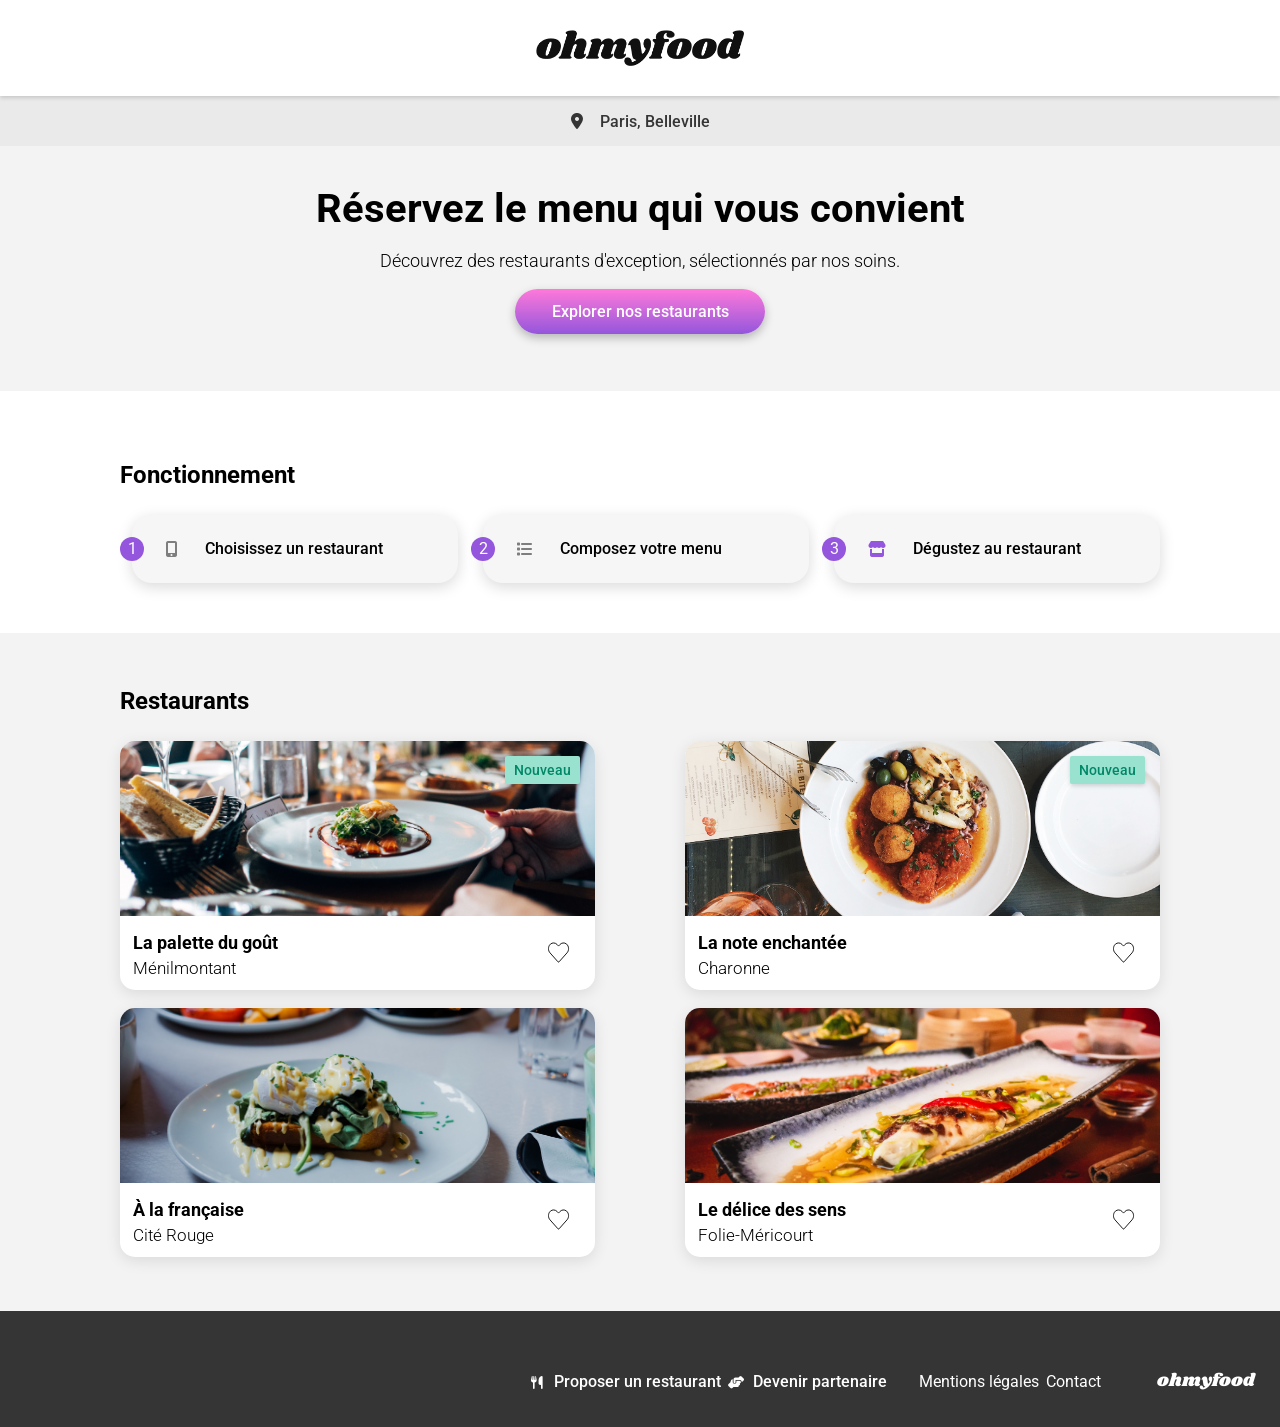
<file: index.html>
<!DOCTYPE html>
<html lang="fr">

<head>
    <meta charset="UTF-8">
    <meta name="viewport" content="width=device-width, initial-scale=1.0">
    <title>OhMyFood</title>
    <link rel="preconnect" href="https://fonts.googleapis.com">
    <link rel="preconnect" href="https://fonts.gstatic.com" crossorigin>
    <link
        href="https://fonts.googleapis.com/css2?family=Roboto:ital,wght@0,100..900;1,100..900&family=Shrikhand&display=swap"
        rel="stylesheet">
    <link rel="stylesheet" href="https://cdnjs.cloudflare.com/ajax/libs/font-awesome/6.2.1/css/all.min.css"
        integrity="sha512-MV7K8+y+gLIBoVD59lQIYicR65iaqukzvf/nwasF0nqhPay5w/9lJmVM2hMDcnK1OnMGCdVK+iQrJ7lzPJQd1w=="
        crossorigin="anonymous" referrerpolicy="no-referrer" />
    <link rel="stylesheet" href="assets/main.css">
</head>

<body>
    <div class="loader">
        <div class="loader__spinner"></div>
    </div>
    <header class="header">
        <a class="header__brand" href="#">
            <img class="header__brand-logo" src="assets/images/logo/ohmyfood.png" alt="logo ohmyfood">
        </a>
    </header>
    <section class="location">
        <i class="fa-solid fa-location-dot"></i>
        <span> Paris, Belleville</span>
    </section>
    <section class="hero">
        <div class="hero__content">
            <h1 class="hero__title">Réservez le menu qui vous convient</h1>
            <p class="hero__subtitle">Découvrez des restaurants d'exception, sélectionnés par nos soins.</p>
            <a href="#restaurants" class="hero__btn">
                Explorer nos restaurants
            </a>
        </div>
    </section>
    <section class="fonctionnement">
        <h2 class="fonctionnement__title">Fonctionnement</h2>
        <div class="fonctionnement__cards">
            <div class="fonctionnement__card">
                <span class="fonctionnement__card-number">1</span>
                <i class="fonctionnement__card-icon fa-solid fa-mobile-screen-button"></i>
                <span class="fonctionnement__card-text">Choisissez un restaurant</span>
            </div>
            <div class="fonctionnement__card">
                <span class="fonctionnement__card-number">2</span>
                <i class="fonctionnement__card-icon fa-solid fa-list"></i>
                <span class="fonctionnement__card-text">Composez votre menu</span>
            </div>
            <div class="fonctionnement__card">
                <span class="fonctionnement__card-number">3</span>
                <i class="fonctionnement__card-icon fonctionnement__card-icon--active fa-solid fa-store"></i>
                <span class="fonctionnement__card-text">Dégustez au restaurant</span>
            </div>
        </div>
    </section>
    <section class="restaurants-section" id="restaurants">
        <div class="restaurants">
            <h2 class="restaurants__title">Restaurants</h2>
            <div class="restaurants__cards">
                <article class="restaurants-card">
                    <div class="restaurants-card__image">
                        <img class="restaurants-card__picture"
                            src="assets/images/restaurants/jay-wennington-N_Y88TWmGwA-unsplash.jpg"
                            alt="Photo d'un plat">
                        <span class="restaurants-card__badge">Nouveau</span>
                    </div>
                    <div class="restaurants-card__content">
                        <div class="restaurants-card__info">
                            <a class="restaurants-card__title-link" href="restaurants/menu_lapalettedugout.html">
                                <h3 class="restaurants-card__title">La palette du goût</h3>
                            </a>
                            <span class="restaurants-card__place">Ménilmontant</span>
                        </div>
                        <label class="restaurants-card__like">
                            <input type="checkbox" class="restaurants-card__like-checkbox"
                                aria-label="Ajouter aux favoris">
                            <svg class="restaurants-card__like-icon" width="22" height="21" viewBox="0 0 23 21"
                                xmlns="http://www.w3.org/2000/svg" aria-hidden="true" focusable="false">
                                <defs>
                                    <linearGradient id="heart-gradient" x1="0" y1="0" x2="0" y2="1">
                                        <stop offset="0%" stop-color="#9356DC" />
                                        <stop offset="100%" stop-color="#FF79DA" />
                                    </linearGradient>
                                </defs>
                                <path class="restaurants-card__like-icon-nofill"
                                    d="M12.2207 2.40527C14.1599 0.222558 17.2057 -0.147219 19.3223 1.62402L19.5244 1.80176C22.0187 4.12419 22.1558 8.32368 19.9121 10.8496L11.5977 20.2148C11.2807 20.5716 10.8021 20.5941 10.4648 20.2822L10.3994 20.2148L2.08496 10.8496C-0.0847856 8.40259 -0.0235333 4.38556 2.25 2.02539L2.47656 1.80176C4.53112 -0.108075 7.5843 0.134683 9.58887 2.19922L9.78027 2.40527L10.627 3.35742L11.001 3.77734L11.374 3.35742L12.2207 2.40527Z"
                                    stroke="#101010" fill="none" />
                                <path class="restaurants-card__like-icon-fill"
                                    d="M12.2207 2.40527C14.1599 0.222558 17.2057 -0.147219 19.3223 1.62402L19.5244 1.80176C22.0187 4.12419 22.1558 8.32368 19.9121 10.8496L11.5977 20.2148C11.2807 20.5716 10.8021 20.5941 10.4648 20.2822L10.3994 20.2148L2.08496 10.8496C-0.0847856 8.40259 -0.0235333 4.38556 2.25 2.02539L2.47656 1.80176C4.53112 -0.108075 7.5843 0.134683 9.58887 2.19922L9.78027 2.40527L10.627 3.35742L11.001 3.77734L11.374 3.35742L12.2207 2.40527Z"
                                    stroke="url(#heart-gradient)" fill="url(#heart-gradient)" />
                            </svg>
                        </label>
                    </div>
                </article>
                <article class="restaurants-card">
                    <div class="restaurants-card__image">
                        <img class="restaurants-card__picture"
                            src="assets/images/restaurants/stil-u2Lp8tXIcjw-unsplash.jpg" alt="Photo d'un plat">
                        <span class="restaurants-card__badge">Nouveau</span>
                    </div>
                    <div class="restaurants-card__content">
                        <div class="restaurants-card__info">
                            <a class="restaurants-card__title-link" href="restaurants/menu_lanoteenchantee.html">
                                <h3 class="restaurants-card__title">La note enchantée</h3>
                            </a>
                            <span class="restaurants-card__place">Charonne</span>
                        </div>
                        <label class="restaurants-card__like">
                            <input type="checkbox" class="restaurants-card__like-checkbox"
                                aria-label="Ajouter aux favoris">
                            <svg class="restaurants-card__like-icon" width="22" height="21" viewBox="0 0 23 21"
                                xmlns="http://www.w3.org/2000/svg" aria-hidden="true" focusable="false">
                                <path class="restaurants-card__like-icon-nofill"
                                    d="M12.2207 2.40527C14.1599 0.222558 17.2057 -0.147219 19.3223 1.62402L19.5244 1.80176C22.0187 4.12419 22.1558 8.32368 19.9121 10.8496L11.5977 20.2148C11.2807 20.5716 10.8021 20.5941 10.4648 20.2822L10.3994 20.2148L2.08496 10.8496C-0.0847856 8.40259 -0.0235333 4.38556 2.25 2.02539L2.47656 1.80176C4.53112 -0.108075 7.5843 0.134683 9.58887 2.19922L9.78027 2.40527L10.627 3.35742L11.001 3.77734L11.374 3.35742L12.2207 2.40527Z"
                                    stroke="#101010" fill="none" />
                                <path class="restaurants-card__like-icon-fill"
                                    d="M12.2207 2.40527C14.1599 0.222558 17.2057 -0.147219 19.3223 1.62402L19.5244 1.80176C22.0187 4.12419 22.1558 8.32368 19.9121 10.8496L11.5977 20.2148C11.2807 20.5716 10.8021 20.5941 10.4648 20.2822L10.3994 20.2148L2.08496 10.8496C-0.0847856 8.40259 -0.0235333 4.38556 2.25 2.02539L2.47656 1.80176C4.53112 -0.108075 7.5843 0.134683 9.58887 2.19922L9.78027 2.40527L10.627 3.35742L11.001 3.77734L11.374 3.35742L12.2207 2.40527Z"
                                    stroke="url(#heart-gradient)" fill="url(#heart-gradient)" />
                            </svg>
                        </label>
                    </div>
                </article>
                <article class="restaurants-card">
                    <div class="restaurants-card__image">
                        <img class="restaurants-card__picture"
                            src="assets/images/restaurants/toa-heftiba-DQKerTsQwi0-unsplash.jpg" alt="Photo d'un plat">
                    </div>
                    <div class="restaurants-card__content">
                        <div class="restaurants-card__info">
                            <a class="restaurants-card__title-link" href="restaurants/menu_alafrancaise.html">
                                <h3 class="restaurants-card__title">À la française</h3>
                            </a>
                            <span class="restaurants-card__place">Cité Rouge</span>
                        </div>
                        <label class="restaurants-card__like">
                            <input type="checkbox" class="restaurants-card__like-checkbox"
                                aria-label="Ajouter aux favoris">
                            <svg class="restaurants-card__like-icon" width="22" height="21" viewBox="0 0 23 21"
                                xmlns="http://www.w3.org/2000/svg" aria-hidden="true" focusable="false">
                                <path class="restaurants-card__like-icon-nofill"
                                    d="M12.2207 2.40527C14.1599 0.222558 17.2057 -0.147219 19.3223 1.62402L19.5244 1.80176C22.0187 4.12419 22.1558 8.32368 19.9121 10.8496L11.5977 20.2148C11.2807 20.5716 10.8021 20.5941 10.4648 20.2822L10.3994 20.2148L2.08496 10.8496C-0.0847856 8.40259 -0.0235333 4.38556 2.25 2.02539L2.47656 1.80176C4.53112 -0.108075 7.5843 0.134683 9.58887 2.19922L9.78027 2.40527L10.627 3.35742L11.001 3.77734L11.374 3.35742L12.2207 2.40527Z"
                                    stroke="#101010" fill="none" />
                                <path class="restaurants-card__like-icon-fill"
                                    d="M12.2207 2.40527C14.1599 0.222558 17.2057 -0.147219 19.3223 1.62402L19.5244 1.80176C22.0187 4.12419 22.1558 8.32368 19.9121 10.8496L11.5977 20.2148C11.2807 20.5716 10.8021 20.5941 10.4648 20.2822L10.3994 20.2148L2.08496 10.8496C-0.0847856 8.40259 -0.0235333 4.38556 2.25 2.02539L2.47656 1.80176C4.53112 -0.108075 7.5843 0.134683 9.58887 2.19922L9.78027 2.40527L10.627 3.35742L11.001 3.77734L11.374 3.35742L12.2207 2.40527Z"
                                    stroke="url(#heart-gradient)" fill="url(#heart-gradient)" />
                            </svg>
                        </label>
                    </div>
                </article>
                <article class="restaurants-card">
                    <div class="restaurants-card__image">
                        <img class="restaurants-card__picture"
                            src="assets/images/restaurants/louis-hansel-shotsoflouis-qNBGVyOCY8Q-unsplash.jpg"
                            alt="Photo d'un plat">
                    </div>
                    <div class="restaurants-card__content">
                        <div class="restaurants-card__info">
                            <a class="restaurants-card__title-link" href="restaurants/menu_ledelicedessens.html">
                                <h3 class="restaurants-card__title">Le délice des sens</h3>
                            </a>
                            <span class="restaurants-card__place">Folie-Méricourt</span>
                        </div>
                        <label class="restaurants-card__like">
                            <input type="checkbox" class="restaurants-card__like-checkbox"
                                aria-label="Ajouter aux favoris">
                            <svg class="restaurants-card__like-icon" width="22" height="21" viewBox="0 0 23 21"
                                xmlns="http://www.w3.org/2000/svg" aria-hidden="true" focusable="false">
                                <path class="restaurants-card__like-icon-nofill"
                                    d="M12.2207 2.40527C14.1599 0.222558 17.2057 -0.147219 19.3223 1.62402L19.5244 1.80176C22.0187 4.12419 22.1558 8.32368 19.9121 10.8496L11.5977 20.2148C11.2807 20.5716 10.8021 20.5941 10.4648 20.2822L10.3994 20.2148L2.08496 10.8496C-0.0847856 8.40259 -0.0235333 4.38556 2.25 2.02539L2.47656 1.80176C4.53112 -0.108075 7.5843 0.134683 9.58887 2.19922L9.78027 2.40527L10.627 3.35742L11.001 3.77734L11.374 3.35742L12.2207 2.40527Z"
                                    stroke="#101010" fill="none" />
                                <path class="restaurants-card__like-icon-fill"
                                    d="M12.2207 2.40527C14.1599 0.222558 17.2057 -0.147219 19.3223 1.62402L19.5244 1.80176C22.0187 4.12419 22.1558 8.32368 19.9121 10.8496L11.5977 20.2148C11.2807 20.5716 10.8021 20.5941 10.4648 20.2822L10.3994 20.2148L2.08496 10.8496C-0.0847856 8.40259 -0.0235333 4.38556 2.25 2.02539L2.47656 1.80176C4.53112 -0.108075 7.5843 0.134683 9.58887 2.19922L9.78027 2.40527L10.627 3.35742L11.001 3.77734L11.374 3.35742L12.2207 2.40527Z"
                                    stroke="url(#heart-gradient)" fill="url(#heart-gradient)" />
                            </svg>
                        </label>
                    </div>
                </article>
            </div>
        </div>
    </section>
    <footer class="footer">
        <span class="footer__logo">ohmyfood</span>
        <nav>
            <ul class="footer__list">
                <li>
                    <i class="footer__icons fa-solid fa-utensils fa-fw"></i>
                    <a class="footer__link footer__link--icon" href="#">Proposer un restaurant</a>
                </li>
                <li>
                    <i class="footer__icons fa-solid fa-hands-helping fa-fw"></i>
                    <a class="footer__link footer__link--icon" href="#">Devenir partenaire</a>
                </li>
                <li>
                    <a class="footer__link footer__link--margin-left" href="#">Mentions légales</a>
                </li>
                <li>
                    <a class="footer__link" href="mailto:contact@ohmyfood.com">Contact</a>
                </li>
            </ul>
        </nav>
    </footer>
</body>

</html>
</file>
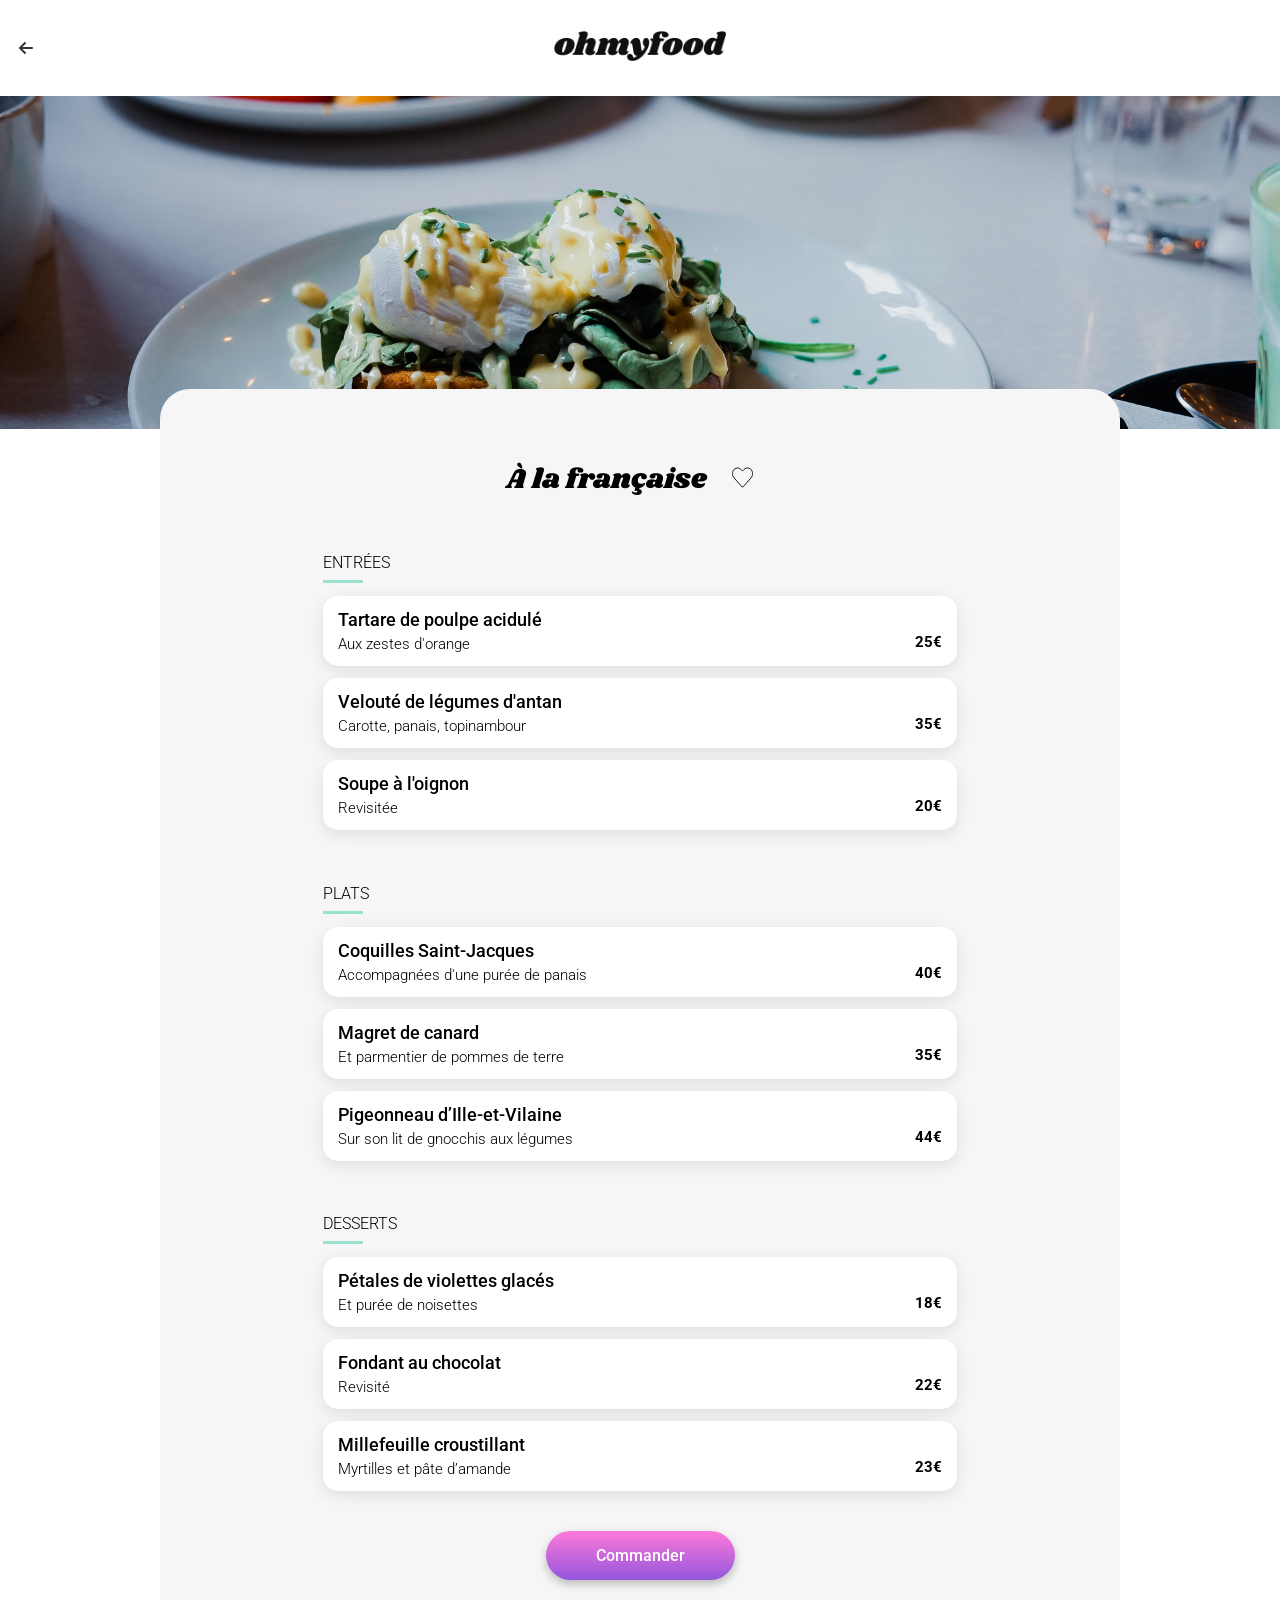
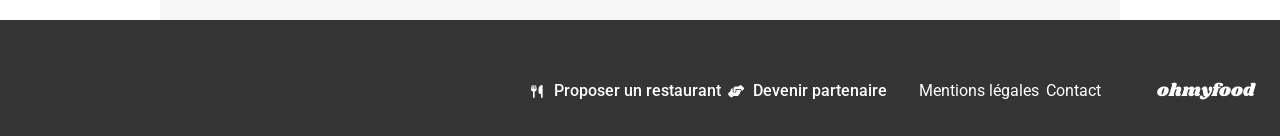
<file: menu_alafrancaise.html>
<!DOCTYPE html>
<html lang="fr">

<head>
    <meta charset="UTF-8">
    <meta name="viewport" content="width=device-width, initial-scale=1.0">
    <title>À la française</title>
    <link rel="preconnect" href="https://fonts.googleapis.com">
    <link rel="preconnect" href="https://fonts.gstatic.com" crossorigin>
    <link
        href="https://fonts.googleapis.com/css2?family=Roboto:ital,wght@0,100..900;1,100..900&family=Shrikhand&display=swap"
        rel="stylesheet">
    <link rel="stylesheet" href="https://cdnjs.cloudflare.com/ajax/libs/font-awesome/6.2.1/css/all.min.css"
        integrity="sha512-MV7K8+y+gLIBoVD59lQIYicR65iaqukzvf/nwasF0nqhPay5w/9lJmVM2hMDcnK1OnMGCdVK+iQrJ7lzPJQd1w=="
        crossorigin="anonymous" referrerpolicy="no-referrer" />
    <link rel="stylesheet" href="scss/menu.css">
</head>

<body>
    <header class="header-menu">
        <a href="index.html" class="header-menu__icon-a">
            <i class="fa-solid fa-arrow-left fa-fw header-menu__icon"></i>
        </a>
        <a href="#" class="header-menu__logo-a">
            <img class="header-menu__logo" src="assets/images/logo/ohmyfood.png" alt="logo ohmyfood">
        </a>
    </header>
    <section class="hero">
        <img class="hero__picture" src="assets/images/restaurants/toa-heftiba-DQKerTsQwi0-unsplash.jpg"
            alt="Photographie d'un plat">
    </section>
    <section class="carte">
        <div class="carte__headline">
            <h1 class="carte__title">À la française</h1>
            <label class="carte__like">
                <input type="checkbox" class="carte__like-checkbox">
                <svg class="carte__like-icon" width="22" height="21" viewBox="0 0 23 21"
                    xmlns="http://www.w3.org/2000/svg">
                    <defs>
                        <linearGradient id="heart-gradient" x1="0" y1="0" x2="0" y2="1">
                            <stop offset="0%" stop-color="#9356DC" />
                            <stop offset="100%" stop-color="#FF79DA" />
                        </linearGradient>
                    </defs>
                    <path class="carte__like-icon-nofill"
                        d="M12.2207 2.40527C14.1599 0.222558 17.2057 -0.147219 19.3223 1.62402L19.5244 1.80176C22.0187 4.12419 22.1558 8.32368 19.9121 10.8496L11.5977 20.2148C11.2807 20.5716 10.8021 20.5941 10.4648 20.2822L10.3994 20.2148L2.08496 10.8496C-0.0847856 8.40259 -0.0235333 4.38556 2.25 2.02539L2.47656 1.80176C4.53112 -0.108075 7.5843 0.134683 9.58887 2.19922L9.78027 2.40527L10.627 3.35742L11.001 3.77734L11.374 3.35742L12.2207 2.40527Z"
                        stroke="#101010" fill="none" />
                    <path class="carte__like-icon-fill"
                        d="M12.2207 2.40527C14.1599 0.222558 17.2057 -0.147219 19.3223 1.62402L19.5244 1.80176C22.0187 4.12419 22.1558 8.32368 19.9121 10.8496L11.5977 20.2148C11.2807 20.5716 10.8021 20.5941 10.4648 20.2822L10.3994 20.2148L2.08496 10.8496C-0.0847856 8.40259 -0.0235333 4.38556 2.25 2.02539L2.47656 1.80176C4.53112 -0.108075 7.5843 0.134683 9.58887 2.19922L9.78027 2.40527L10.627 3.35742L11.001 3.77734L11.374 3.35742L12.2207 2.40527Z"
                        stroke="url(#heart-gradient)" fill="url(#heart-gradient)" />
                </svg>
            </label>
        </div>
        <div class="carte__content carte__content-entrees">
            <h2 class="carte__menu-title">Entrées</h2>
            <div class="carte__cards">
                <div class="carte__card">
                    <div class="carte__card-text">
                        <span class="carte__card-title">Tartare de poulpe acidulé</span>
                        <p class="carte__card-subtitle">Aux zestes d'orange</p>
                    </div>
                    <span class="carte__card-price">25€</span>
                    <div class="carte__card-check">
                        <i class="carte__card-check-icon fa-solid fa-circle-check fa-fw"></i>
                    </div>
                </div>
                <div class="carte__card">
                    <div class="carte__card-text">
                        <span class="carte__card-title">Velouté de légumes d'antan</span>
                        <p class="carte__card-subtitle">Carotte, panais, topinambour</p>
                    </div>
                    <span class="carte__card-price">35€</span>
                    <div class="carte__card-check">
                        <i class="carte__card-check-icon fa-solid fa-circle-check fa-fw"></i>
                    </div>
                </div>
                <div class="carte__card">
                    <div class="carte__card-text">
                        <span class="carte__card-title">Soupe à l'oignon</span>
                        <p class="carte__card-subtitle">Revisitée</p>
                    </div>
                    <span class="carte__card-price">20€</span>
                    <div class="carte__card-check">
                        <i class="carte__card-check-icon fa-solid fa-circle-check fa-fw"></i>
                    </div>
                </div>
            </div>
        </div>
        <div class="carte__content carte__content-plats">
            <h2 class="carte__menu-title">Plats</h2>
            <div class="carte__cards">
                <div class="carte__card">
                    <div class="carte__card-text">
                        <span class="carte__card-title">Coquilles Saint-Jacques</span>
                        <p class="carte__card-subtitle">Accompagnées d'une purée de panais</p>
                    </div>
                    <span class="carte__card-price">40€</span>
                    <div class="carte__card-check">
                        <i class="carte__card-check-icon fa-solid fa-circle-check fa-fw"></i>
                    </div>
                </div>
                <div class="carte__card">
                    <div class="carte__card-text">
                        <span class="carte__card-title">Magret de canard</span>
                        <p class="carte__card-subtitle">Et parmentier de pommes de terre</p>
                    </div>
                    <span class="carte__card-price">35€</span>
                    <div class="carte__card-check">
                        <i class="carte__card-check-icon fa-solid fa-circle-check fa-fw"></i>
                    </div>
                </div>
                <div class="carte__card">
                    <div class="carte__card-text">
                        <span class="carte__card-title">Pigeonneau d’Ille-et-Vilaine</span>
                        <p class="carte__card-subtitle">Sur son lit de gnocchis aux légumes</p>
                    </div>
                    <span class="carte__card-price">44€</span>
                    <div class="carte__card-check">
                        <i class="carte__card-check-icon fa-solid fa-circle-check fa-fw"></i>
                    </div>
                </div>
            </div>
        </div>
        <div class="carte__content carte__content-desserts">
            <h2 class="carte__menu-title">Desserts</h2>
            <div class="carte__cards">
                <div class="carte__card">
                    <div class="carte__card-text">
                        <span class="carte__card-title">Pétales de violettes glacés</span>
                        <p class="carte__card-subtitle">Et purée de noisettes</p>
                    </div>
                    <span class="carte__card-price">18€</span>
                    <div class="carte__card-check">
                        <i class="carte__card-check-icon fa-solid fa-circle-check fa-fw"></i>
                    </div>
                </div>
                <div class="carte__card">
                    <div class="carte__card-text">
                        <span class="carte__card-title">Fondant au chocolat</span>
                        <p class="carte__card-subtitle">Revisité</p>
                    </div>
                    <span class="carte__card-price">22€</span>
                    <div class="carte__card-check">
                        <i class="carte__card-check-icon fa-solid fa-circle-check fa-fw"></i>
                    </div>
                </div>
                <div class="carte__card">
                    <div class="carte__card-text">
                        <span class="carte__card-title">Millefeuille croustillant</span>
                        <p class="carte__card-subtitle">Myrtilles et pâte d’amande</p>
                    </div>
                    <span class="carte__card-price">23€</span>
                    <div class="carte__card-check">
                        <i class="carte__card-check-icon fa-solid fa-circle-check fa-fw"></i>
                    </div>
                </div>
            </div>
        </div>
        <a href="#" class="carte__button">
            Commander
        </a>
    </section>
    <footer class="footer">
        <span class="footer__logo">ohmyfood</span>
        <nav>
            <ul class="footer__list">
                <li>
                    <i class="footer__icons fa-solid fa-utensils fa-fw"></i>
                    <a class="footer__link footer__link--icon" href="#">Proposer un restaurant</a>
                </li>
                <li>
                    <i class="footer__icons fa-solid fa-hands-helping fa-fw"></i>
                    <a class="footer__link footer__link--icon" href="#">Devenir partenaire</a>
                </li>
                <li>
                    <a class="footer__link footer__link--margin-left" href="#">Mentions légales</a>
                </li>
                <li>
                    <a class="footer__link" href="mailto:contact@ohmyfood.com">Contact</a>
                </li>
            </ul>
        </nav>
    </footer>
</body>

</html>
</file>
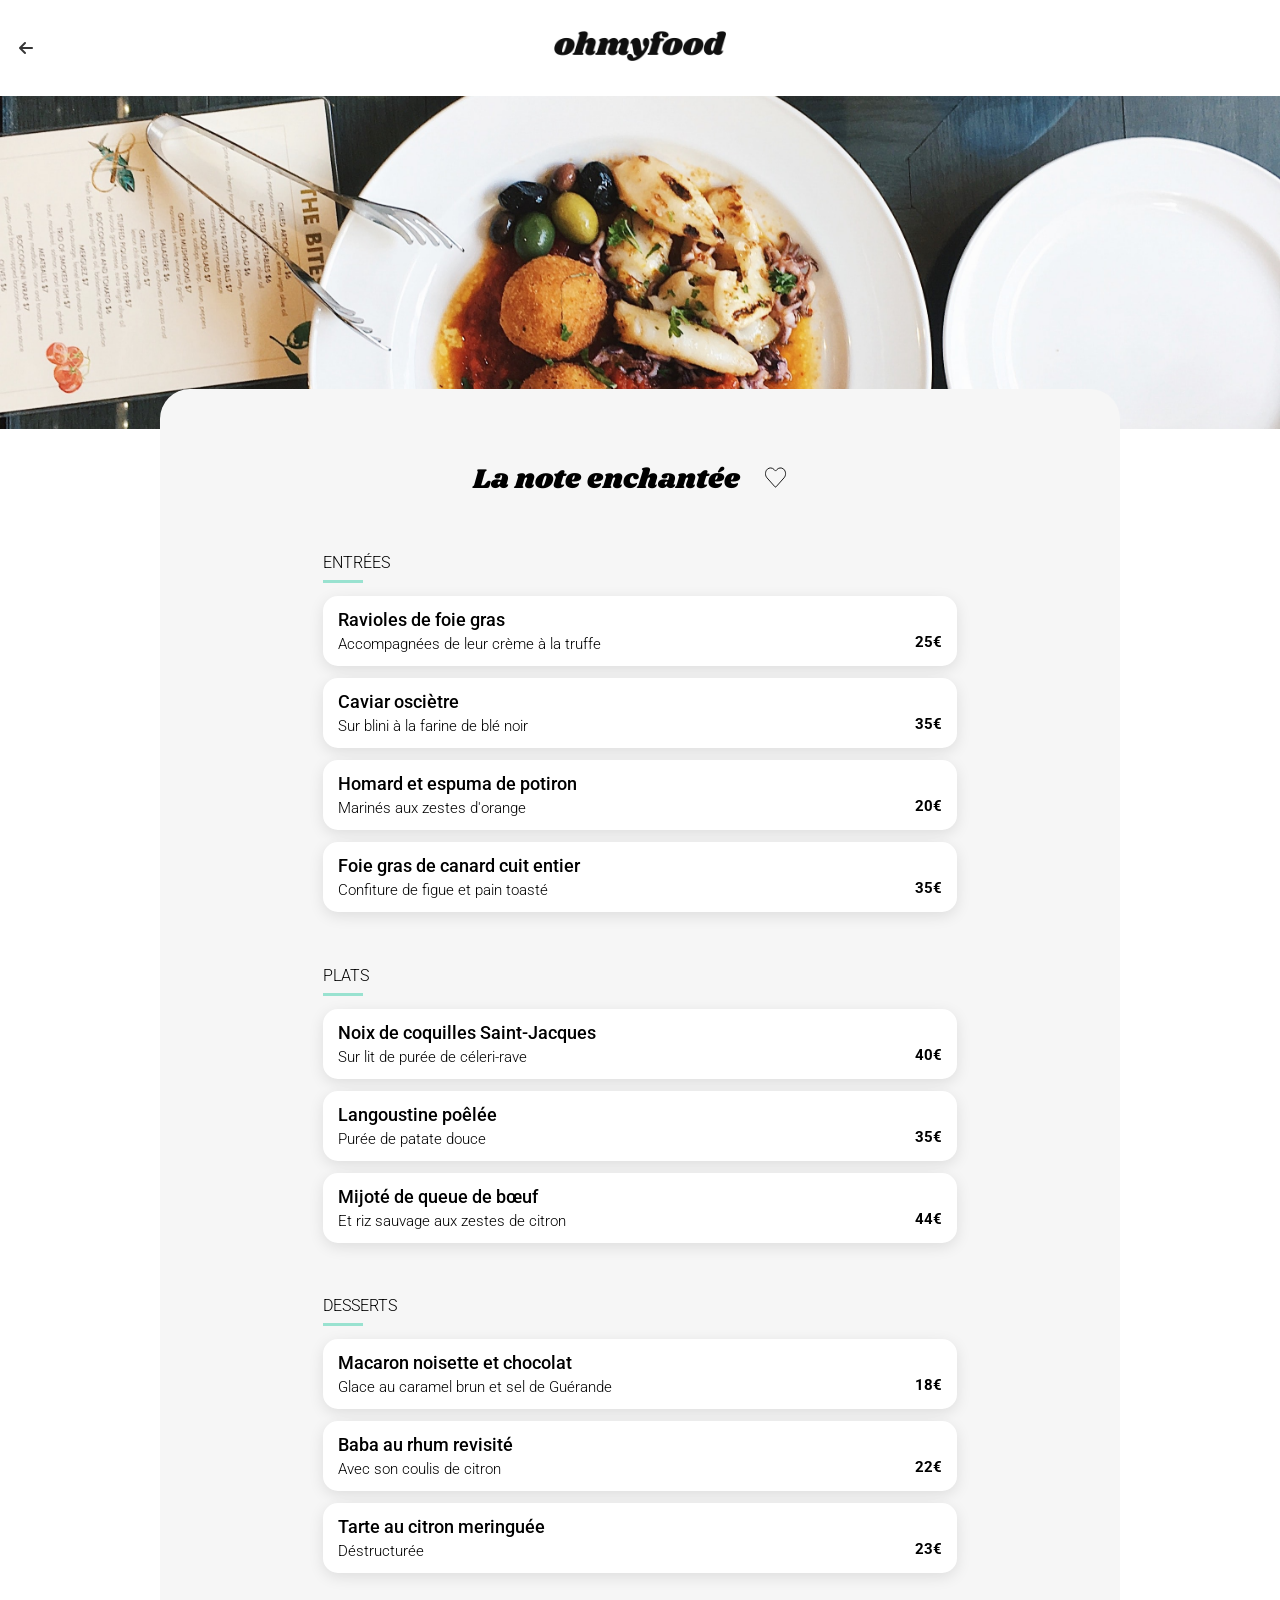
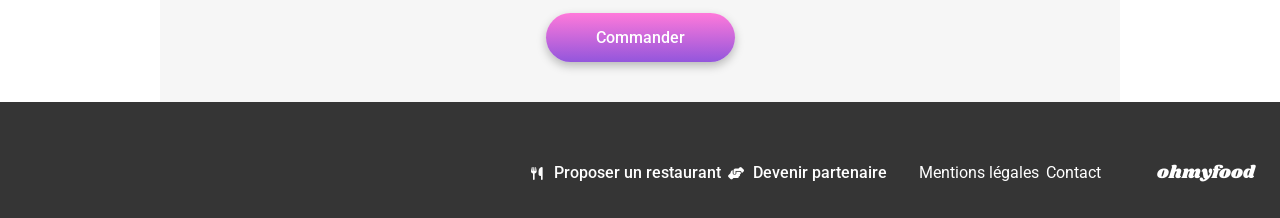
<file: menu_lanoteenchantee.html>
<!DOCTYPE html>
<html lang="fr">

<head>
    <meta charset="UTF-8">
    <meta name="viewport" content="width=device-width, initial-scale=1.0">
    <title>La note enchantée</title>
    <link rel="preconnect" href="https://fonts.googleapis.com">
    <link rel="preconnect" href="https://fonts.gstatic.com" crossorigin>
    <link
        href="https://fonts.googleapis.com/css2?family=Roboto:ital,wght@0,100..900;1,100..900&family=Shrikhand&display=swap"
        rel="stylesheet">
    <link rel="stylesheet" href="https://cdnjs.cloudflare.com/ajax/libs/font-awesome/6.2.1/css/all.min.css"
        integrity="sha512-MV7K8+y+gLIBoVD59lQIYicR65iaqukzvf/nwasF0nqhPay5w/9lJmVM2hMDcnK1OnMGCdVK+iQrJ7lzPJQd1w=="
        crossorigin="anonymous" referrerpolicy="no-referrer" />
    <link rel="stylesheet" href="scss/menu.css">
</head>

<body>
    <header class="header-menu">
        <a href="index.html" class="header-menu__icon-a">
            <i class="fa-solid fa-arrow-left fa-fw header-menu__icon"></i>
        </a>
        <a href="#" class="header-menu__logo-a">
            <img class="header-menu__logo" src="assets/images/logo/ohmyfood.png" alt="logo ohmyfood">
        </a>
    </header>
    <section class="hero">
        <img class="hero__picture" src="assets/images/restaurants/stil-u2Lp8tXIcjw-unsplash.jpg"
            alt="Photographie d'un plat">
    </section>
    <section class="carte">
        <div class="carte__headline">
            <h1 class="carte__title">La note enchantée</h1>
            <label class="carte__like">
                <input type="checkbox" class="carte__like-checkbox">
                <svg class="carte__like-icon" width="22" height="21" viewBox="0 0 23 21"
                    xmlns="http://www.w3.org/2000/svg">
                    <defs>
                        <linearGradient id="heart-gradient" x1="0" y1="0" x2="0" y2="1">
                            <stop offset="0%" stop-color="#9356DC" />
                            <stop offset="100%" stop-color="#FF79DA" />
                        </linearGradient>
                    </defs>
                    <path class="carte__like-icon-nofill"
                        d="M12.2207 2.40527C14.1599 0.222558 17.2057 -0.147219 19.3223 1.62402L19.5244 1.80176C22.0187 4.12419 22.1558 8.32368 19.9121 10.8496L11.5977 20.2148C11.2807 20.5716 10.8021 20.5941 10.4648 20.2822L10.3994 20.2148L2.08496 10.8496C-0.0847856 8.40259 -0.0235333 4.38556 2.25 2.02539L2.47656 1.80176C4.53112 -0.108075 7.5843 0.134683 9.58887 2.19922L9.78027 2.40527L10.627 3.35742L11.001 3.77734L11.374 3.35742L12.2207 2.40527Z"
                        stroke="#101010" fill="none" />
                    <path class="carte__like-icon-fill"
                        d="M12.2207 2.40527C14.1599 0.222558 17.2057 -0.147219 19.3223 1.62402L19.5244 1.80176C22.0187 4.12419 22.1558 8.32368 19.9121 10.8496L11.5977 20.2148C11.2807 20.5716 10.8021 20.5941 10.4648 20.2822L10.3994 20.2148L2.08496 10.8496C-0.0847856 8.40259 -0.0235333 4.38556 2.25 2.02539L2.47656 1.80176C4.53112 -0.108075 7.5843 0.134683 9.58887 2.19922L9.78027 2.40527L10.627 3.35742L11.001 3.77734L11.374 3.35742L12.2207 2.40527Z"
                        stroke="url(#heart-gradient)" fill="url(#heart-gradient)" />
                </svg>
            </label>
        </div>
        <div class="carte__content carte__content-entrees">
            <h2 class="carte__menu-title">Entrées</h2>
            <div class="carte__cards">
                <div class="carte__card">
                    <div class="carte__card-text">
                        <span class="carte__card-title">Ravioles de foie gras</span>
                        <p class="carte__card-subtitle">Accompagnées de leur crème à la truffe</p>
                    </div>
                    <span class="carte__card-price">25€</span>
                    <div class="carte__card-check">
                        <i class="carte__card-check-icon fa-solid fa-circle-check fa-fw"></i>
                    </div>
                </div>
                <div class="carte__card">
                    <div class="carte__card-text">
                        <span class="carte__card-title">Caviar osciètre</span>
                        <p class="carte__card-subtitle">Sur blini à la farine de blé noir</p>
                    </div>
                    <span class="carte__card-price">35€</span>
                    <div class="carte__card-check">
                        <i class="carte__card-check-icon fa-solid fa-circle-check fa-fw"></i>
                    </div>
                </div>
                <div class="carte__card">
                    <div class="carte__card-text">
                        <span class="carte__card-title">Homard et espuma de potiron</span>
                        <p class="carte__card-subtitle">Marinés aux zestes d'orange</p>
                    </div>
                    <span class="carte__card-price">20€</span>
                    <div class="carte__card-check">
                        <i class="carte__card-check-icon fa-solid fa-circle-check fa-fw"></i>
                    </div>
                </div>
                <div class="carte__card">
                    <div class="carte__card-text">
                        <span class="carte__card-title">Foie gras de canard cuit entier</span>
                        <p class="carte__card-subtitle">Confiture de figue et pain toasté</p>
                    </div>
                    <span class="carte__card-price">35€</span>
                    <div class="carte__card-check">
                        <i class="carte__card-check-icon fa-solid fa-circle-check fa-fw"></i>
                    </div>
                </div>
            </div>
        </div>
        <div class="carte__content carte__content-plats">
            <h2 class="carte__menu-title">Plats</h2>
            <div class="carte__cards">
                <div class="carte__card">
                    <div class="carte__card-text">
                        <span class="carte__card-title">Noix de coquilles Saint-Jacques</span>
                        <p class="carte__card-subtitle">Sur lit de purée de céleri-rave</p>
                    </div>
                    <span class="carte__card-price">40€</span>
                    <div class="carte__card-check">
                        <i class="carte__card-check-icon fa-solid fa-circle-check fa-fw"></i>
                    </div>
                </div>
                <div class="carte__card">
                    <div class="carte__card-text">
                        <span class="carte__card-title">Langoustine poêlée</span>
                        <p class="carte__card-subtitle">Purée de patate douce</p>
                    </div>
                    <span class="carte__card-price">35€</span>
                    <div class="carte__card-check">
                        <i class="carte__card-check-icon fa-solid fa-circle-check fa-fw"></i>
                    </div>
                </div>
                <div class="carte__card">
                    <div class="carte__card-text">
                        <span class="carte__card-title">Mijoté de queue de bœuf</span>
                        <p class="carte__card-subtitle">Et riz sauvage aux zestes de citron</p>
                    </div>
                    <span class="carte__card-price">44€</span>
                    <div class="carte__card-check">
                        <i class="carte__card-check-icon fa-solid fa-circle-check fa-fw"></i>
                    </div>
                </div>
            </div>
        </div>
        <div class="carte__content carte__content-desserts">
            <h2 class="carte__menu-title">Desserts</h2>
            <div class="carte__cards">
                <div class="carte__card">
                    <div class="carte__card-text">
                        <span class="carte__card-title">Macaron noisette et chocolat</span>
                        <p class="carte__card-subtitle">Glace au caramel brun et sel de Guérande</p>
                    </div>
                    <span class="carte__card-price">18€</span>
                    <div class="carte__card-check">
                        <i class="carte__card-check-icon fa-solid fa-circle-check fa-fw"></i>
                    </div>
                </div>
                <div class="carte__card">
                    <div class="carte__card-text">
                        <span class="carte__card-title">Baba au rhum revisité</span>
                        <p class="carte__card-subtitle">Avec son coulis de citron</p>
                    </div>
                    <span class="carte__card-price">22€</span>
                    <div class="carte__card-check">
                        <i class="carte__card-check-icon fa-solid fa-circle-check fa-fw"></i>
                    </div>
                </div>
                <div class="carte__card">
                    <div class="carte__card-text">
                        <span class="carte__card-title">Tarte au citron meringuée</span>
                        <p class="carte__card-subtitle">Déstructurée</p>
                    </div>
                    <span class="carte__card-price">23€</span>
                    <div class="carte__card-check">
                        <i class="carte__card-check-icon fa-solid fa-circle-check fa-fw"></i>
                    </div>
                </div>
            </div>
        </div>
        <a href="#" class="carte__button">
            Commander
        </a>
    </section>
    <footer class="footer">
        <span class="footer__logo">ohmyfood</span>
        <nav>
            <ul class="footer__list">
                <li>
                    <i class="footer__icons fa-solid fa-utensils fa-fw"></i>
                    <a class="footer__link footer__link--icon" href="#">Proposer un restaurant</a>
                </li>
                <li>
                    <i class="footer__icons fa-solid fa-hands-helping fa-fw"></i>
                    <a class="footer__link footer__link--icon" href="#">Devenir partenaire</a>
                </li>
                <li>
                    <a class="footer__link footer__link--margin-left" href="#">Mentions légales</a>
                </li>
                <li>
                    <a class="footer__link" href="mailto:contact@ohmyfood.com">Contact</a>
                </li>
            </ul>
        </nav>
    </footer>
</body>

</html>
</file>
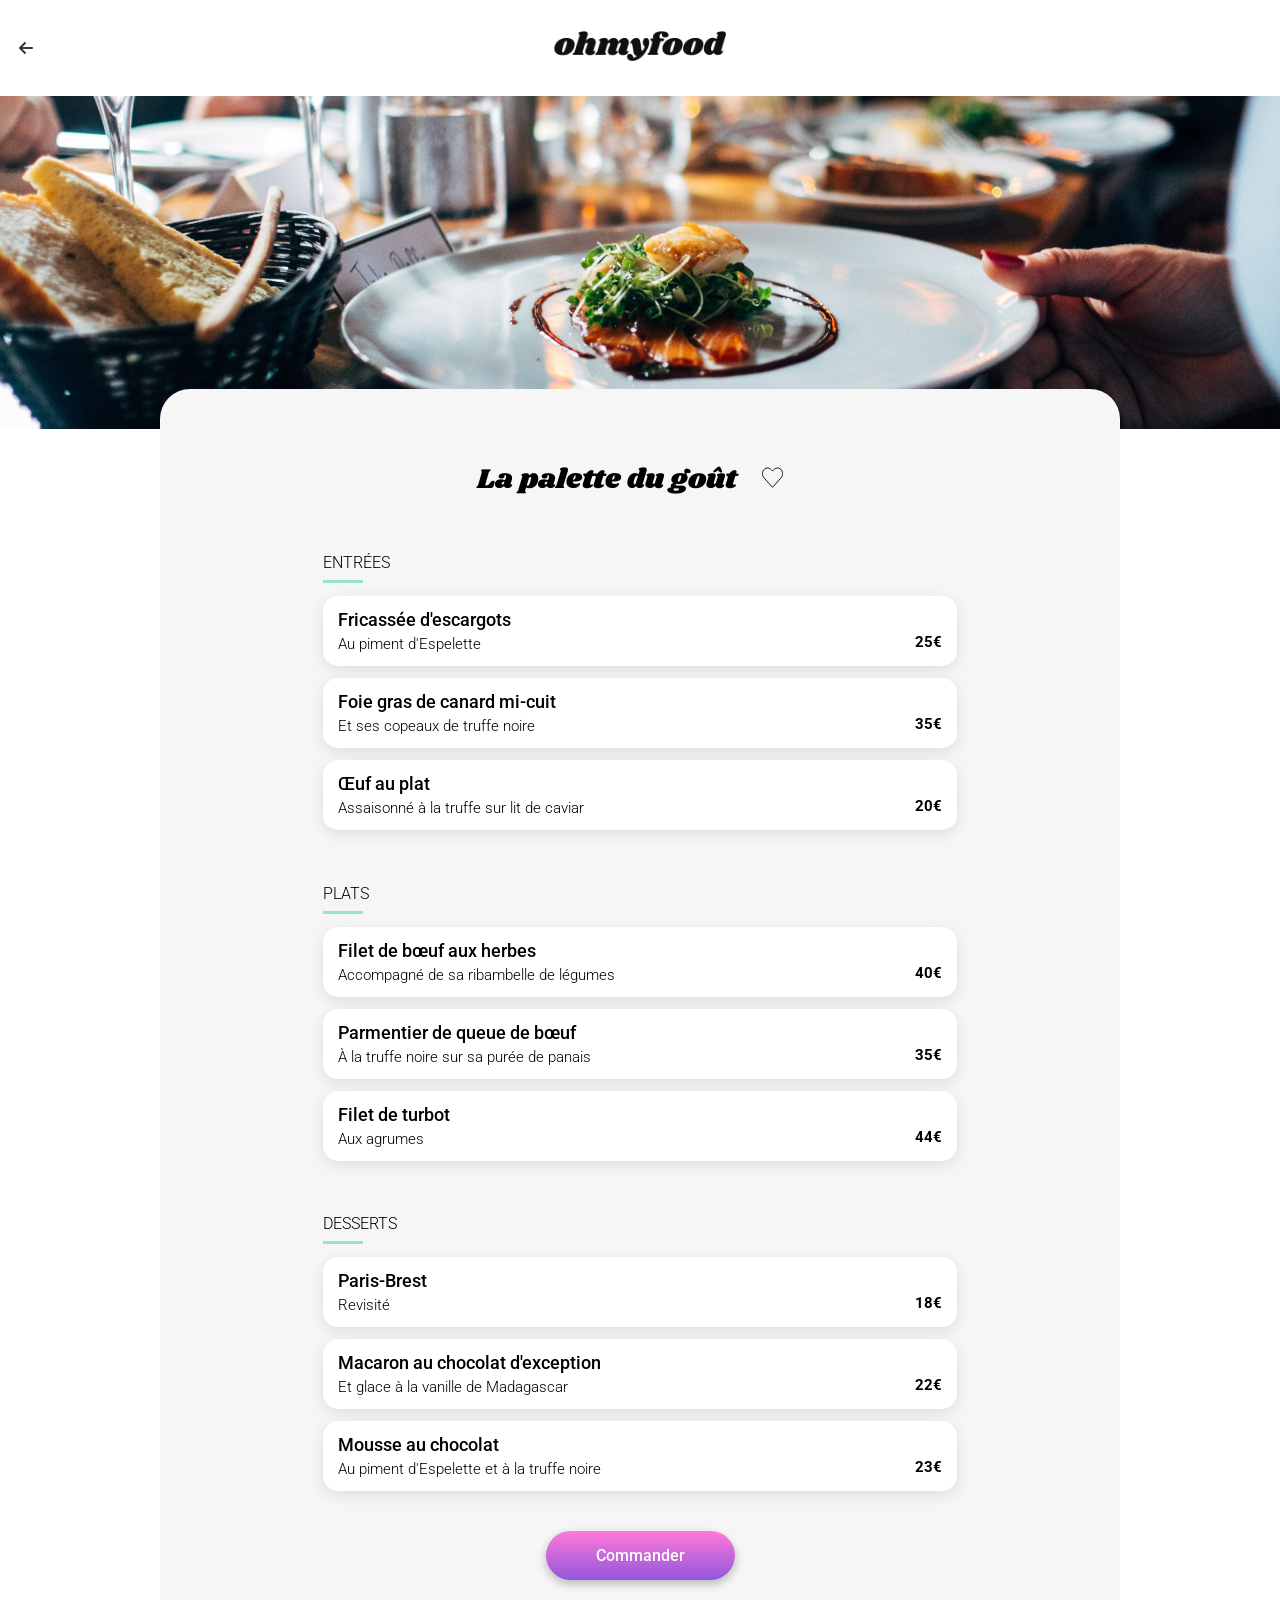
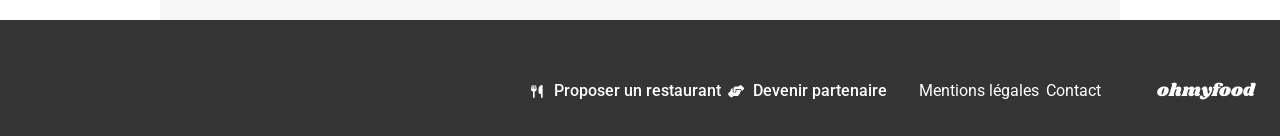
<file: menu_lapalettedugout.html>
<!DOCTYPE html>
<html lang="fr">

<head>
    <meta charset="UTF-8">
    <meta name="viewport" content="width=device-width, initial-scale=1.0">
    <title>La palette du goût</title>
    <link rel="preconnect" href="https://fonts.googleapis.com">
    <link rel="preconnect" href="https://fonts.gstatic.com" crossorigin>
    <link
        href="https://fonts.googleapis.com/css2?family=Roboto:ital,wght@0,100..900;1,100..900&family=Shrikhand&display=swap"
        rel="stylesheet">
    <link rel="stylesheet" href="https://cdnjs.cloudflare.com/ajax/libs/font-awesome/6.2.1/css/all.min.css"
        integrity="sha512-MV7K8+y+gLIBoVD59lQIYicR65iaqukzvf/nwasF0nqhPay5w/9lJmVM2hMDcnK1OnMGCdVK+iQrJ7lzPJQd1w=="
        crossorigin="anonymous" referrerpolicy="no-referrer" />
    <link rel="stylesheet" href="scss/menu.css">
</head>

<body>
    <header class="header-menu">
        <a href="index.html" class="header-menu__icon-a">
            <i class="fa-solid fa-arrow-left fa-fw header-menu__icon"></i>
        </a>
        <a href="#" class="header-menu__logo-a">
            <img class="header-menu__logo" src="assets/images/logo/ohmyfood.png" alt="logo ohmyfood">
        </a>
    </header>
    <section class="hero">
        <img class="hero__picture" src="assets/images/restaurants/jay-wennington-N_Y88TWmGwA-unsplash.jpg"
            alt="Photographie d'un plat">
    </section>
    <section class="carte">
        <div class="carte__headline">
            <h1 class="carte__title">La palette du goût</h1>
            <label class="carte__like">
                <input type="checkbox" class="carte__like-checkbox">
                <svg class="carte__like-icon" width="22" height="21" viewBox="0 0 23 21"
                    xmlns="http://www.w3.org/2000/svg">
                    <defs>
                        <linearGradient id="heart-gradient" x1="0" y1="0" x2="0" y2="1">
                            <stop offset="0%" stop-color="#9356DC" />
                            <stop offset="100%" stop-color="#FF79DA" />
                        </linearGradient>
                    </defs>
                    <path class="carte__like-icon-nofill"
                        d="M12.2207 2.40527C14.1599 0.222558 17.2057 -0.147219 19.3223 1.62402L19.5244 1.80176C22.0187 4.12419 22.1558 8.32368 19.9121 10.8496L11.5977 20.2148C11.2807 20.5716 10.8021 20.5941 10.4648 20.2822L10.3994 20.2148L2.08496 10.8496C-0.0847856 8.40259 -0.0235333 4.38556 2.25 2.02539L2.47656 1.80176C4.53112 -0.108075 7.5843 0.134683 9.58887 2.19922L9.78027 2.40527L10.627 3.35742L11.001 3.77734L11.374 3.35742L12.2207 2.40527Z"
                        stroke="#101010" fill="none" />
                    <path class="carte__like-icon-fill"
                        d="M12.2207 2.40527C14.1599 0.222558 17.2057 -0.147219 19.3223 1.62402L19.5244 1.80176C22.0187 4.12419 22.1558 8.32368 19.9121 10.8496L11.5977 20.2148C11.2807 20.5716 10.8021 20.5941 10.4648 20.2822L10.3994 20.2148L2.08496 10.8496C-0.0847856 8.40259 -0.0235333 4.38556 2.25 2.02539L2.47656 1.80176C4.53112 -0.108075 7.5843 0.134683 9.58887 2.19922L9.78027 2.40527L10.627 3.35742L11.001 3.77734L11.374 3.35742L12.2207 2.40527Z"
                        stroke="url(#heart-gradient)" fill="url(#heart-gradient)" />
                </svg>
            </label>
        </div>
        <div class="carte__content carte__content-entrees">
            <h2 class="carte__menu-title">Entrées</h2>
            <div class="carte__cards">
                <div class="carte__card">
                    <div class="carte__card-text">
                        <span class="carte__card-title">Fricassée d'escargots</span>
                        <p class="carte__card-subtitle">Au piment d'Espelette</p>
                    </div>
                    <span class="carte__card-price">25€</span>
                    <div class="carte__card-check">
                        <i class="carte__card-check-icon fa-solid fa-circle-check fa-fw"></i>
                    </div>
                </div>
                <div class="carte__card">
                    <div class="carte__card-text">
                        <span class="carte__card-title">Foie gras de canard mi-cuit</span>
                        <p class="carte__card-subtitle">Et ses copeaux de truffe noire</p>
                    </div>
                    <span class="carte__card-price">35€</span>
                    <div class="carte__card-check">
                        <i class="carte__card-check-icon fa-solid fa-circle-check fa-fw"></i>
                    </div>
                </div>
                <div class="carte__card">
                    <div class="carte__card-text">
                        <span class="carte__card-title">Œuf au plat</span>
                        <p class="carte__card-subtitle">Assaisonné à la truffe sur lit de caviar</p>
                    </div>
                    <span class="carte__card-price">20€</span>
                    <div class="carte__card-check">
                        <i class="carte__card-check-icon fa-solid fa-circle-check fa-fw"></i>
                    </div>
                </div>
            </div>
        </div>
        <div class="carte__content carte__content-plats">
            <h2 class="carte__menu-title">Plats</h2>
            <div class="carte__cards">
                <div class="carte__card">
                    <div class="carte__card-text">
                        <span class="carte__card-title">Filet de bœuf aux herbes</span>
                        <p class="carte__card-subtitle">Accompagné de sa ribambelle de légumes</p>
                    </div>
                    <span class="carte__card-price">40€</span>
                    <div class="carte__card-check">
                        <i class="carte__card-check-icon fa-solid fa-circle-check fa-fw"></i>
                    </div>
                </div>
                <div class="carte__card">
                    <div class="carte__card-text">
                        <span class="carte__card-title">Parmentier de queue de bœuf</span>
                        <p class="carte__card-subtitle">À la truffe noire sur sa purée de panais</p>
                    </div>
                    <span class="carte__card-price">35€</span>
                    <div class="carte__card-check">
                        <i class="carte__card-check-icon fa-solid fa-circle-check fa-fw"></i>
                    </div>
                </div>
                <div class="carte__card">
                    <div class="carte__card-text">
                        <span class="carte__card-title">Filet de turbot</span>
                        <p class="carte__card-subtitle">Aux agrumes</p>
                    </div>
                    <span class="carte__card-price">44€</span>
                    <div class="carte__card-check">
                        <i class="carte__card-check-icon fa-solid fa-circle-check fa-fw"></i>
                    </div>
                </div>
            </div>
        </div>
        <div class="carte__content carte__content-desserts">
            <h2 class="carte__menu-title">Desserts</h2>
            <div class="carte__cards">
                <div class="carte__card">
                    <div class="carte__card-text">
                        <span class="carte__card-title">Paris-Brest</span>
                        <p class="carte__card-subtitle">Revisité</p>
                    </div>
                    <span class="carte__card-price">18€</span>
                    <div class="carte__card-check">
                        <i class="carte__card-check-icon fa-solid fa-circle-check fa-fw"></i>
                    </div>
                </div>
                <div class="carte__card">
                    <div class="carte__card-text">
                        <span class="carte__card-title">Macaron au chocolat d'exception </span>
                        <p class="carte__card-subtitle">Et glace à la vanille de Madagascar</p>
                    </div>
                    <span class="carte__card-price">22€</span>
                    <div class="carte__card-check">
                        <i class="carte__card-check-icon fa-solid fa-circle-check fa-fw"></i>
                    </div>
                </div>
                <div class="carte__card">
                    <div class="carte__card-text">
                        <span class="carte__card-title">Mousse au chocolat </span>
                        <p class="carte__card-subtitle">Au piment d'Espelette et à la truffe noire</p>
                    </div>
                    <span class="carte__card-price">23€</span>
                    <div class="carte__card-check">
                        <i class="carte__card-check-icon fa-solid fa-circle-check fa-fw"></i>
                    </div>
                </div>
            </div>
        </div>
        <a href="#" class="carte__button">
            Commander
        </a>
    </section>
    <footer class="footer">
        <span class="footer__logo">ohmyfood</span>
        <nav>
            <ul class="footer__list">
                <li>
                    <i class="footer__icons fa-solid fa-utensils fa-fw"></i>
                    <a class="footer__link footer__link--icon" href="#">Proposer un restaurant</a>
                </li>
                <li>
                    <i class="footer__icons fa-solid fa-hands-helping fa-fw"></i>
                    <a class="footer__link footer__link--icon" href="#">Devenir partenaire</a>
                </li>
                <li>
                    <a class="footer__link footer__link--margin-left" href="#">Mentions légales</a>
                </li>
                <li>
                    <a class="footer__link" href="mailto:contact@ohmyfood.com">Contact</a>
                </li>
            </ul>
        </nav>
    </footer>
</body>

</html>
</file>
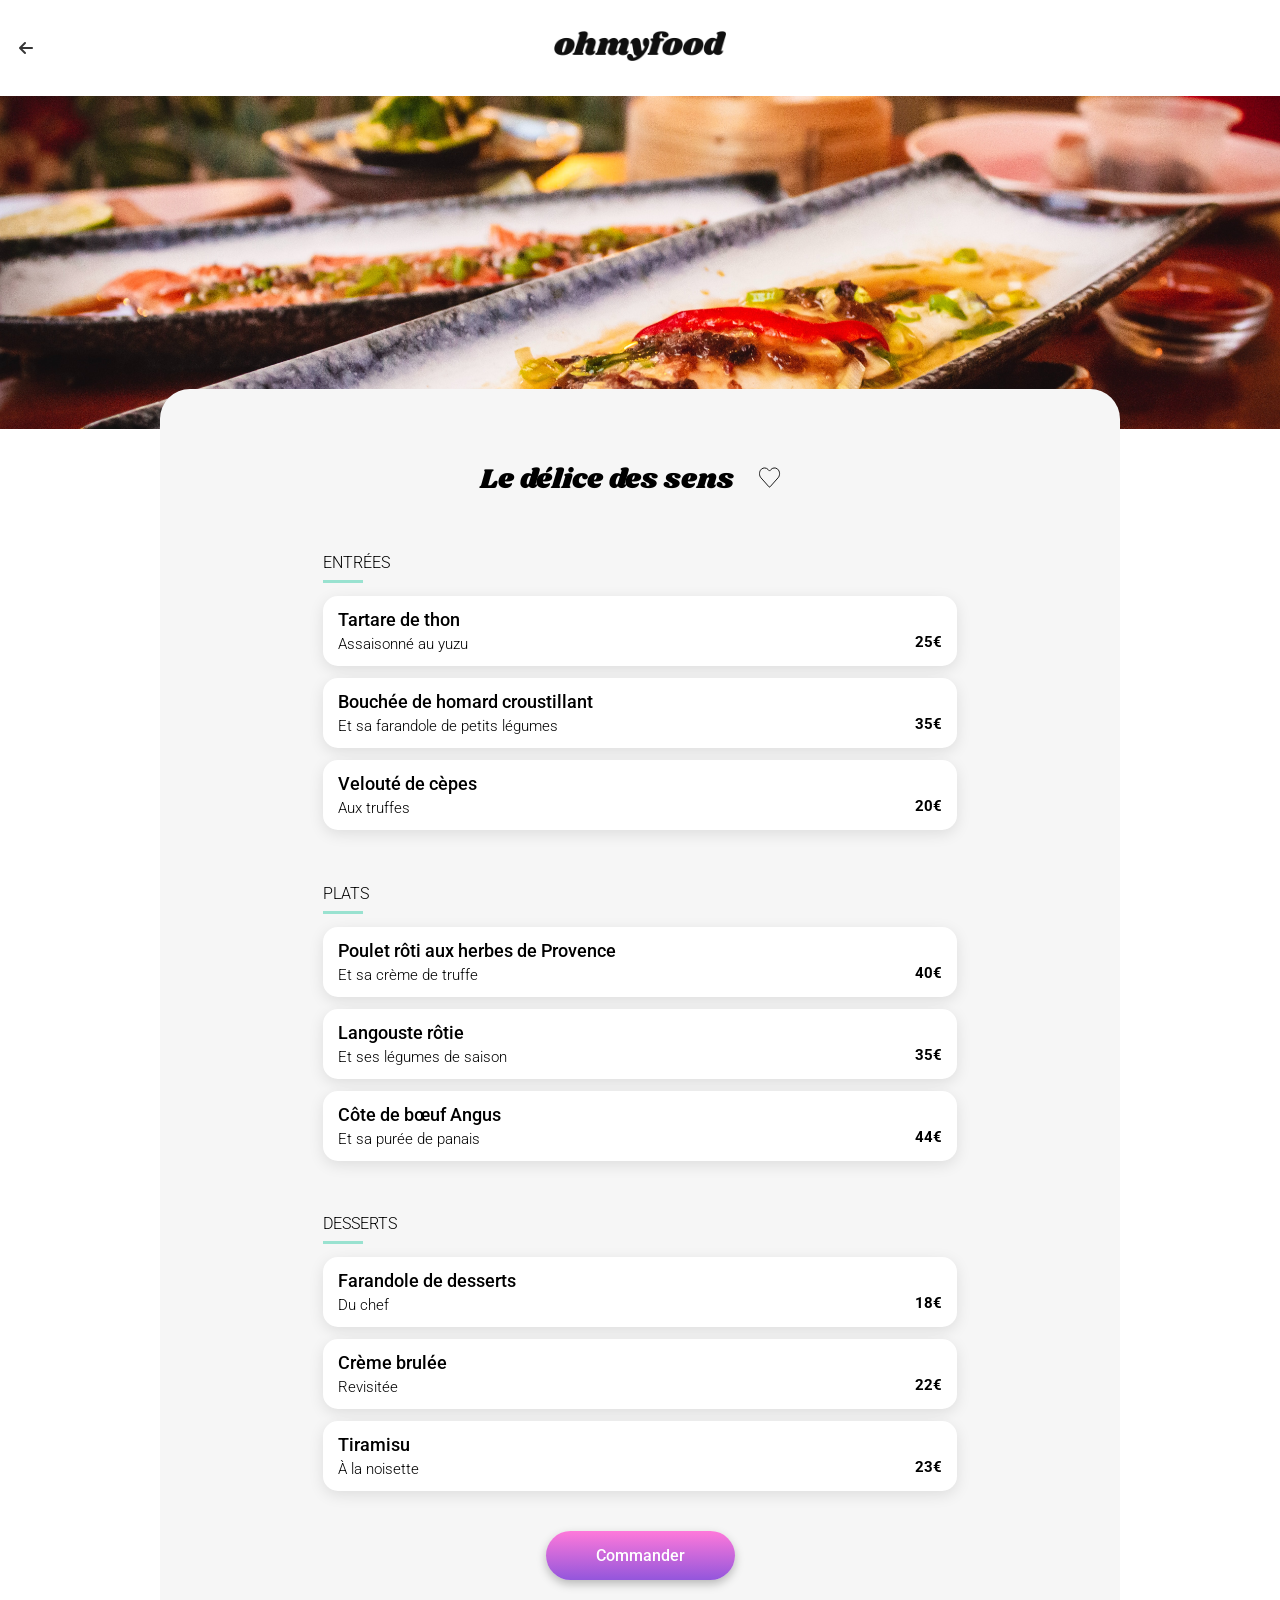
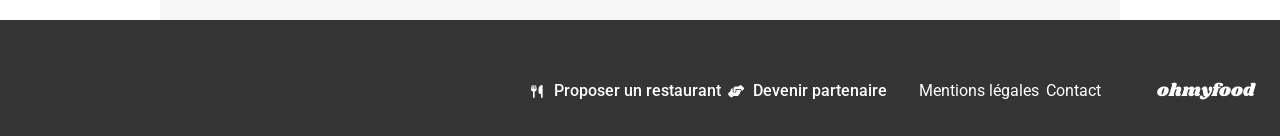
<file: menu_ledelicedessens.html>
<!DOCTYPE html>
<html lang="fr">

<head>
    <meta charset="UTF-8">
    <meta name="viewport" content="width=device-width, initial-scale=1.0">
    <title>Le délice des sens</title>
    <link rel="preconnect" href="https://fonts.googleapis.com">
    <link rel="preconnect" href="https://fonts.gstatic.com" crossorigin>
    <link
        href="https://fonts.googleapis.com/css2?family=Roboto:ital,wght@0,100..900;1,100..900&family=Shrikhand&display=swap"
        rel="stylesheet">
    <link rel="stylesheet" href="https://cdnjs.cloudflare.com/ajax/libs/font-awesome/6.2.1/css/all.min.css"
        integrity="sha512-MV7K8+y+gLIBoVD59lQIYicR65iaqukzvf/nwasF0nqhPay5w/9lJmVM2hMDcnK1OnMGCdVK+iQrJ7lzPJQd1w=="
        crossorigin="anonymous" referrerpolicy="no-referrer" />
    <link rel="stylesheet" href="scss/menu.css">
</head>

<body>
    <header class="header-menu">
        <a href="index.html" class="header-menu__icon-a">
            <i class="fa-solid fa-arrow-left fa-fw header-menu__icon"></i>
        </a>
        <a href="#" class="header-menu__logo-a">
            <img class="header-menu__logo" src="assets/images/logo/ohmyfood.png" alt="logo ohmyfood">
        </a>
    </header>
    <section class="hero">
        <img class="hero__picture" src="assets/images/restaurants/louis-hansel-shotsoflouis-qNBGVyOCY8Q-unsplash.jpg"
            alt="Photographie d'un plat">
    </section>
    <section class="carte">
        <div class="carte__headline">
            <h1 class="carte__title">Le délice des sens</h1>
            <label class="carte__like">
                <input type="checkbox" class="carte__like-checkbox">
                <svg class="carte__like-icon" width="22" height="21" viewBox="0 0 23 21"
                    xmlns="http://www.w3.org/2000/svg">
                    <defs>
                        <linearGradient id="heart-gradient" x1="0" y1="0" x2="0" y2="1">
                            <stop offset="0%" stop-color="#9356DC" />
                            <stop offset="100%" stop-color="#FF79DA" />
                        </linearGradient>
                    </defs>
                    <path class="carte__like-icon-nofill"
                        d="M12.2207 2.40527C14.1599 0.222558 17.2057 -0.147219 19.3223 1.62402L19.5244 1.80176C22.0187 4.12419 22.1558 8.32368 19.9121 10.8496L11.5977 20.2148C11.2807 20.5716 10.8021 20.5941 10.4648 20.2822L10.3994 20.2148L2.08496 10.8496C-0.0847856 8.40259 -0.0235333 4.38556 2.25 2.02539L2.47656 1.80176C4.53112 -0.108075 7.5843 0.134683 9.58887 2.19922L9.78027 2.40527L10.627 3.35742L11.001 3.77734L11.374 3.35742L12.2207 2.40527Z"
                        stroke="#101010" fill="none" />
                    <path class="carte__like-icon-fill"
                        d="M12.2207 2.40527C14.1599 0.222558 17.2057 -0.147219 19.3223 1.62402L19.5244 1.80176C22.0187 4.12419 22.1558 8.32368 19.9121 10.8496L11.5977 20.2148C11.2807 20.5716 10.8021 20.5941 10.4648 20.2822L10.3994 20.2148L2.08496 10.8496C-0.0847856 8.40259 -0.0235333 4.38556 2.25 2.02539L2.47656 1.80176C4.53112 -0.108075 7.5843 0.134683 9.58887 2.19922L9.78027 2.40527L10.627 3.35742L11.001 3.77734L11.374 3.35742L12.2207 2.40527Z"
                        stroke="url(#heart-gradient)" fill="url(#heart-gradient)" />
                </svg>
            </label>
        </div>
        <div class="carte__content carte__content-entrees">
            <h2 class="carte__menu-title">Entrées</h2>
            <div class="carte__cards">
                <div class="carte__card">
                    <div class="carte__card-text">
                        <span class="carte__card-title">Tartare de thon</span>
                        <p class="carte__card-subtitle">Assaisonné au yuzu</p>
                    </div>
                    <span class="carte__card-price">25€</span>
                    <div class="carte__card-check">
                        <i class="carte__card-check-icon fa-solid fa-circle-check fa-fw"></i>
                    </div>
                </div>
                <div class="carte__card">
                    <div class="carte__card-text">
                        <span class="carte__card-title">Bouchée de homard croustillant</span>
                        <p class="carte__card-subtitle">Et sa farandole de petits légumes</p>
                    </div>
                    <span class="carte__card-price">35€</span>
                    <div class="carte__card-check">
                        <i class="carte__card-check-icon fa-solid fa-circle-check fa-fw"></i>
                    </div>
                </div>
                <div class="carte__card">
                    <div class="carte__card-text">
                        <span class="carte__card-title">Velouté de cèpes </span>
                        <p class="carte__card-subtitle">Aux truffes</p>
                    </div>
                    <span class="carte__card-price">20€</span>
                    <div class="carte__card-check">
                        <i class="carte__card-check-icon fa-solid fa-circle-check fa-fw"></i>
                    </div>
                </div>
            </div>
        </div>
        <div class="carte__content carte__content-plats">
            <h2 class="carte__menu-title">Plats</h2>
            <div class="carte__cards">
                <div class="carte__card">
                    <div class="carte__card-text">
                        <span class="carte__card-title">Poulet rôti aux herbes de Provence </span>
                        <p class="carte__card-subtitle">Et sa crème de truffe</p>
                    </div>
                    <span class="carte__card-price">40€</span>
                    <div class="carte__card-check">
                        <i class="carte__card-check-icon fa-solid fa-circle-check fa-fw"></i>
                    </div>
                </div>
                <div class="carte__card">
                    <div class="carte__card-text">
                        <span class="carte__card-title">Langouste rôtie </span>
                        <p class="carte__card-subtitle">Et ses légumes de saison</p>
                    </div>
                    <span class="carte__card-price">35€</span>
                    <div class="carte__card-check">
                        <i class="carte__card-check-icon fa-solid fa-circle-check fa-fw"></i>
                    </div>
                </div>
                <div class="carte__card">
                    <div class="carte__card-text">
                        <span class="carte__card-title">Côte de bœuf Angus</span>
                        <p class="carte__card-subtitle">Et sa purée de panais</p>
                    </div>
                    <span class="carte__card-price">44€</span>
                    <div class="carte__card-check">
                        <i class="carte__card-check-icon fa-solid fa-circle-check fa-fw"></i>
                    </div>
                </div>
            </div>
        </div>
        <div class="carte__content carte__content-desserts">
            <h2 class="carte__menu-title">Desserts</h2>
            <div class="carte__cards">
                <div class="carte__card">
                    <div class="carte__card-text">
                        <span class="carte__card-title">Farandole de desserts</span>
                        <p class="carte__card-subtitle">Du chef</p>
                    </div>
                    <span class="carte__card-price">18€</span>
                    <div class="carte__card-check">
                        <i class="carte__card-check-icon fa-solid fa-circle-check fa-fw"></i>
                    </div>
                </div>
                <div class="carte__card">
                    <div class="carte__card-text">
                        <span class="carte__card-title">Crème brulée</span>
                        <p class="carte__card-subtitle">Revisitée</p>
                    </div>
                    <span class="carte__card-price">22€</span>
                    <div class="carte__card-check">
                        <i class="carte__card-check-icon fa-solid fa-circle-check fa-fw"></i>
                    </div>
                </div>
                <div class="carte__card">
                    <div class="carte__card-text">
                        <span class="carte__card-title">Tiramisu</span>
                        <p class="carte__card-subtitle">À la noisette</p>
                    </div>
                    <span class="carte__card-price">23€</span>
                    <div class="carte__card-check">
                        <i class="carte__card-check-icon fa-solid fa-circle-check fa-fw"></i>
                    </div>
                </div>
            </div>
        </div>
        <a href="#" class="carte__button">
            Commander
        </a>
    </section>
    <footer class="footer">
        <span class="footer__logo">ohmyfood</span>
        <nav>
            <ul class="footer__list">
                <li>
                    <i class="footer__icons fa-solid fa-utensils fa-fw"></i>
                    <a class="footer__link footer__link--icon" href="#">Proposer un restaurant</a>
                </li>
                <li>
                    <i class="footer__icons fa-solid fa-hands-helping fa-fw"></i>
                    <a class="footer__link footer__link--icon" href="#">Devenir partenaire</a>
                </li>
                <li>
                    <a class="footer__link footer__link--margin-left" href="#">Mentions légales</a>
                </li>
                <li>
                    <a class="footer__link" href="mailto:contact@ohmyfood.com">Contact</a>
                </li>
            </ul>
        </nav>
    </footer>
</body>

</html>
</file>
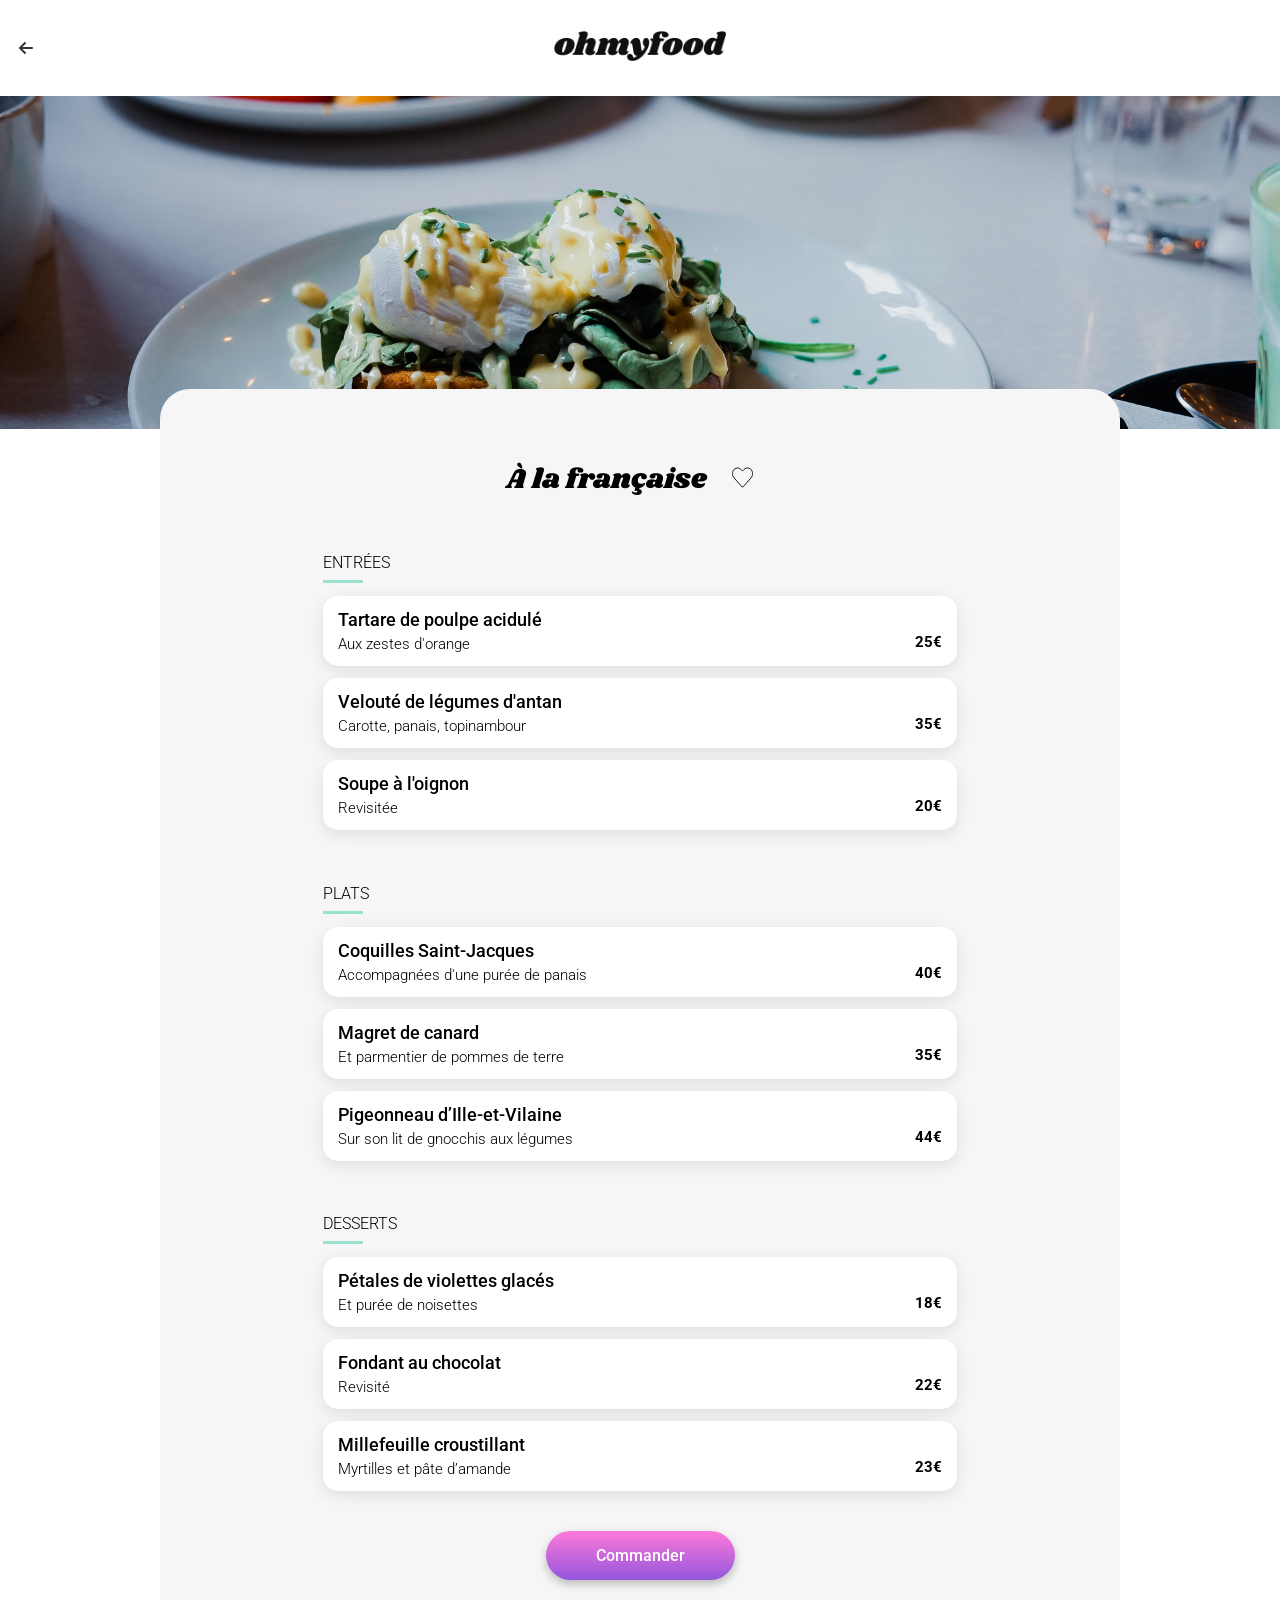
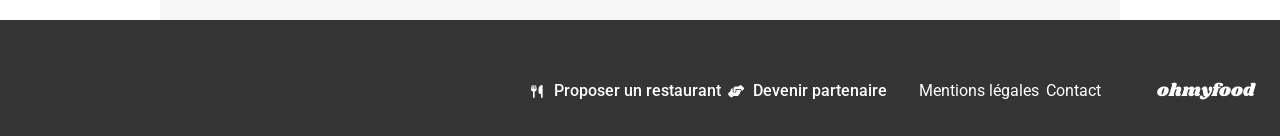
<file: restaurants/menu_alafrancaise.html>
<!DOCTYPE html>
<html lang="fr">

<head>
    <meta charset="UTF-8">
    <meta name="viewport" content="width=device-width, initial-scale=1.0">
    <title>À la française</title>
    <link rel="preconnect" href="https://fonts.googleapis.com">
    <link rel="preconnect" href="https://fonts.gstatic.com" crossorigin>
    <link
        href="https://fonts.googleapis.com/css2?family=Roboto:ital,wght@0,100..900;1,100..900&family=Shrikhand&display=swap"
        rel="stylesheet">
    <link rel="stylesheet" href="https://cdnjs.cloudflare.com/ajax/libs/font-awesome/6.2.1/css/all.min.css"
        integrity="sha512-MV7K8+y+gLIBoVD59lQIYicR65iaqukzvf/nwasF0nqhPay5w/9lJmVM2hMDcnK1OnMGCdVK+iQrJ7lzPJQd1w=="
        crossorigin="anonymous" referrerpolicy="no-referrer" />
    <link rel="stylesheet" href="../assets/menu.css">
</head>

<body>    
    <header class="header-menu">
        <a href="../index.html" class="header-menu__icon-a">
            <i class="fa-solid fa-arrow-left fa-fw header-menu__icon"></i>
        </a>
        <a href="../index.html" class="header-menu__logo-a">
            <img class="header-menu__logo" src="../assets/images/logo/ohmyfood.png" alt="logo ohmyfood">
        </a>
    </header>
    <section class="hero">
        <img class="hero__picture" src="../assets/images/restaurants/toa-heftiba-DQKerTsQwi0-unsplash.jpg"
            alt="Photographie d'un plat">
    </section>
    <section class="carte">
        <div class="carte__headline">
            <h1 class="carte__title">À la française</h1>
            <label class="carte__like">
                <input type="checkbox" class="carte__like-checkbox" aria-label="Ajouter aux favoris">
                <svg class="carte__like-icon" width="22" height="21" viewBox="0 0 23 21"
                    xmlns="http://www.w3.org/2000/svg" aria-hidden="true" focusable="false">
                    <defs>
                        <linearGradient id="heart-gradient" x1="0" y1="0" x2="0" y2="1">
                            <stop offset="0%" stop-color="#9356DC" />
                            <stop offset="100%" stop-color="#FF79DA" />
                        </linearGradient>
                    </defs>
                    <path class="carte__like-icon-nofill"
                        d="M12.2207 2.40527C14.1599 0.222558 17.2057 -0.147219 19.3223 1.62402L19.5244 1.80176C22.0187 4.12419 22.1558 8.32368 19.9121 10.8496L11.5977 20.2148C11.2807 20.5716 10.8021 20.5941 10.4648 20.2822L10.3994 20.2148L2.08496 10.8496C-0.0847856 8.40259 -0.0235333 4.38556 2.25 2.02539L2.47656 1.80176C4.53112 -0.108075 7.5843 0.134683 9.58887 2.19922L9.78027 2.40527L10.627 3.35742L11.001 3.77734L11.374 3.35742L12.2207 2.40527Z"
                        stroke="#101010" fill="none" />
                    <path class="carte__like-icon-fill"
                        d="M12.2207 2.40527C14.1599 0.222558 17.2057 -0.147219 19.3223 1.62402L19.5244 1.80176C22.0187 4.12419 22.1558 8.32368 19.9121 10.8496L11.5977 20.2148C11.2807 20.5716 10.8021 20.5941 10.4648 20.2822L10.3994 20.2148L2.08496 10.8496C-0.0847856 8.40259 -0.0235333 4.38556 2.25 2.02539L2.47656 1.80176C4.53112 -0.108075 7.5843 0.134683 9.58887 2.19922L9.78027 2.40527L10.627 3.35742L11.001 3.77734L11.374 3.35742L12.2207 2.40527Z"
                        stroke="url(#heart-gradient)" fill="url(#heart-gradient)" />
                </svg>
            </label>
        </div>
        <div class="carte__content carte__content-entrees">
            <h2 class="carte__menu-title">Entrées</h2>
            <div class="carte__cards">
                <div class="carte__card">
                    <div class="carte__card-text">
                        <span class="carte__card-title">Tartare de poulpe acidulé</span>
                        <p class="carte__card-subtitle">Aux zestes d'orange</p>
                    </div>
                    <span class="carte__card-price">25€</span>
                    <div class="carte__card-check">
                        <i class="carte__card-check-icon fa-solid fa-circle-check fa-fw"></i>
                    </div>
                </div>
                <div class="carte__card">
                    <div class="carte__card-text">
                        <span class="carte__card-title">Velouté de légumes d'antan</span>
                        <p class="carte__card-subtitle">Carotte, panais, topinambour</p>
                    </div>
                    <span class="carte__card-price">35€</span>
                    <div class="carte__card-check">
                        <i class="carte__card-check-icon fa-solid fa-circle-check fa-fw"></i>
                    </div>
                </div>
                <div class="carte__card">
                    <div class="carte__card-text">
                        <span class="carte__card-title">Soupe à l'oignon</span>
                        <p class="carte__card-subtitle">Revisitée</p>
                    </div>
                    <span class="carte__card-price">20€</span>
                    <div class="carte__card-check">
                        <i class="carte__card-check-icon fa-solid fa-circle-check fa-fw"></i>
                    </div>
                </div>
            </div>
        </div>
        <div class="carte__content carte__content-plats">
            <h2 class="carte__menu-title">Plats</h2>
            <div class="carte__cards">
                <div class="carte__card">
                    <div class="carte__card-text">
                        <span class="carte__card-title">Coquilles Saint-Jacques</span>
                        <p class="carte__card-subtitle">Accompagnées d'une purée de panais</p>
                    </div>
                    <span class="carte__card-price">40€</span>
                    <div class="carte__card-check">
                        <i class="carte__card-check-icon fa-solid fa-circle-check fa-fw"></i>
                    </div>
                </div>
                <div class="carte__card">
                    <div class="carte__card-text">
                        <span class="carte__card-title">Magret de canard</span>
                        <p class="carte__card-subtitle">Et parmentier de pommes de terre</p>
                    </div>
                    <span class="carte__card-price">35€</span>
                    <div class="carte__card-check">
                        <i class="carte__card-check-icon fa-solid fa-circle-check fa-fw"></i>
                    </div>
                </div>
                <div class="carte__card">
                    <div class="carte__card-text">
                        <span class="carte__card-title">Pigeonneau d’Ille-et-Vilaine</span>
                        <p class="carte__card-subtitle">Sur son lit de gnocchis aux légumes</p>
                    </div>
                    <span class="carte__card-price">44€</span>
                    <div class="carte__card-check">
                        <i class="carte__card-check-icon fa-solid fa-circle-check fa-fw"></i>
                    </div>
                </div>
            </div>
        </div>
        <div class="carte__content carte__content-desserts">
            <h2 class="carte__menu-title">Desserts</h2>
            <div class="carte__cards">
                <div class="carte__card">
                    <div class="carte__card-text">
                        <span class="carte__card-title">Pétales de violettes glacés</span>
                        <p class="carte__card-subtitle">Et purée de noisettes</p>
                    </div>
                    <span class="carte__card-price">18€</span>
                    <div class="carte__card-check">
                        <i class="carte__card-check-icon fa-solid fa-circle-check fa-fw"></i>
                    </div>
                </div>
                <div class="carte__card">
                    <div class="carte__card-text">
                        <span class="carte__card-title">Fondant au chocolat</span>
                        <p class="carte__card-subtitle">Revisité</p>
                    </div>
                    <span class="carte__card-price">22€</span>
                    <div class="carte__card-check">
                        <i class="carte__card-check-icon fa-solid fa-circle-check fa-fw"></i>
                    </div>
                </div>
                <div class="carte__card">
                    <div class="carte__card-text">
                        <span class="carte__card-title">Millefeuille croustillant</span>
                        <p class="carte__card-subtitle">Myrtilles et pâte d’amande</p>
                    </div>
                    <span class="carte__card-price">23€</span>
                    <div class="carte__card-check">
                        <i class="carte__card-check-icon fa-solid fa-circle-check fa-fw"></i>
                    </div>
                </div>
            </div>
        </div>
        <a href="#" class="carte__button">
            Commander
        </a>
    </section>
    <footer class="footer">
        <span class="footer__logo">ohmyfood</span>
        <nav>
            <ul class="footer__list">
                <li>
                    <i class="footer__icons fa-solid fa-utensils fa-fw"></i>
                    <a class="footer__link footer__link--icon" href="#">Proposer un restaurant</a>
                </li>
                <li>
                    <i class="footer__icons fa-solid fa-hands-helping fa-fw"></i>
                    <a class="footer__link footer__link--icon" href="#">Devenir partenaire</a>
                </li>
                <li>
                    <a class="footer__link footer__link--margin-left" href="#">Mentions légales</a>
                </li>
                <li>
                    <a class="footer__link" href="mailto:contact@ohmyfood.com">Contact</a>
                </li>
            </ul>
        </nav>
    </footer>
</body>

</html>
</file>
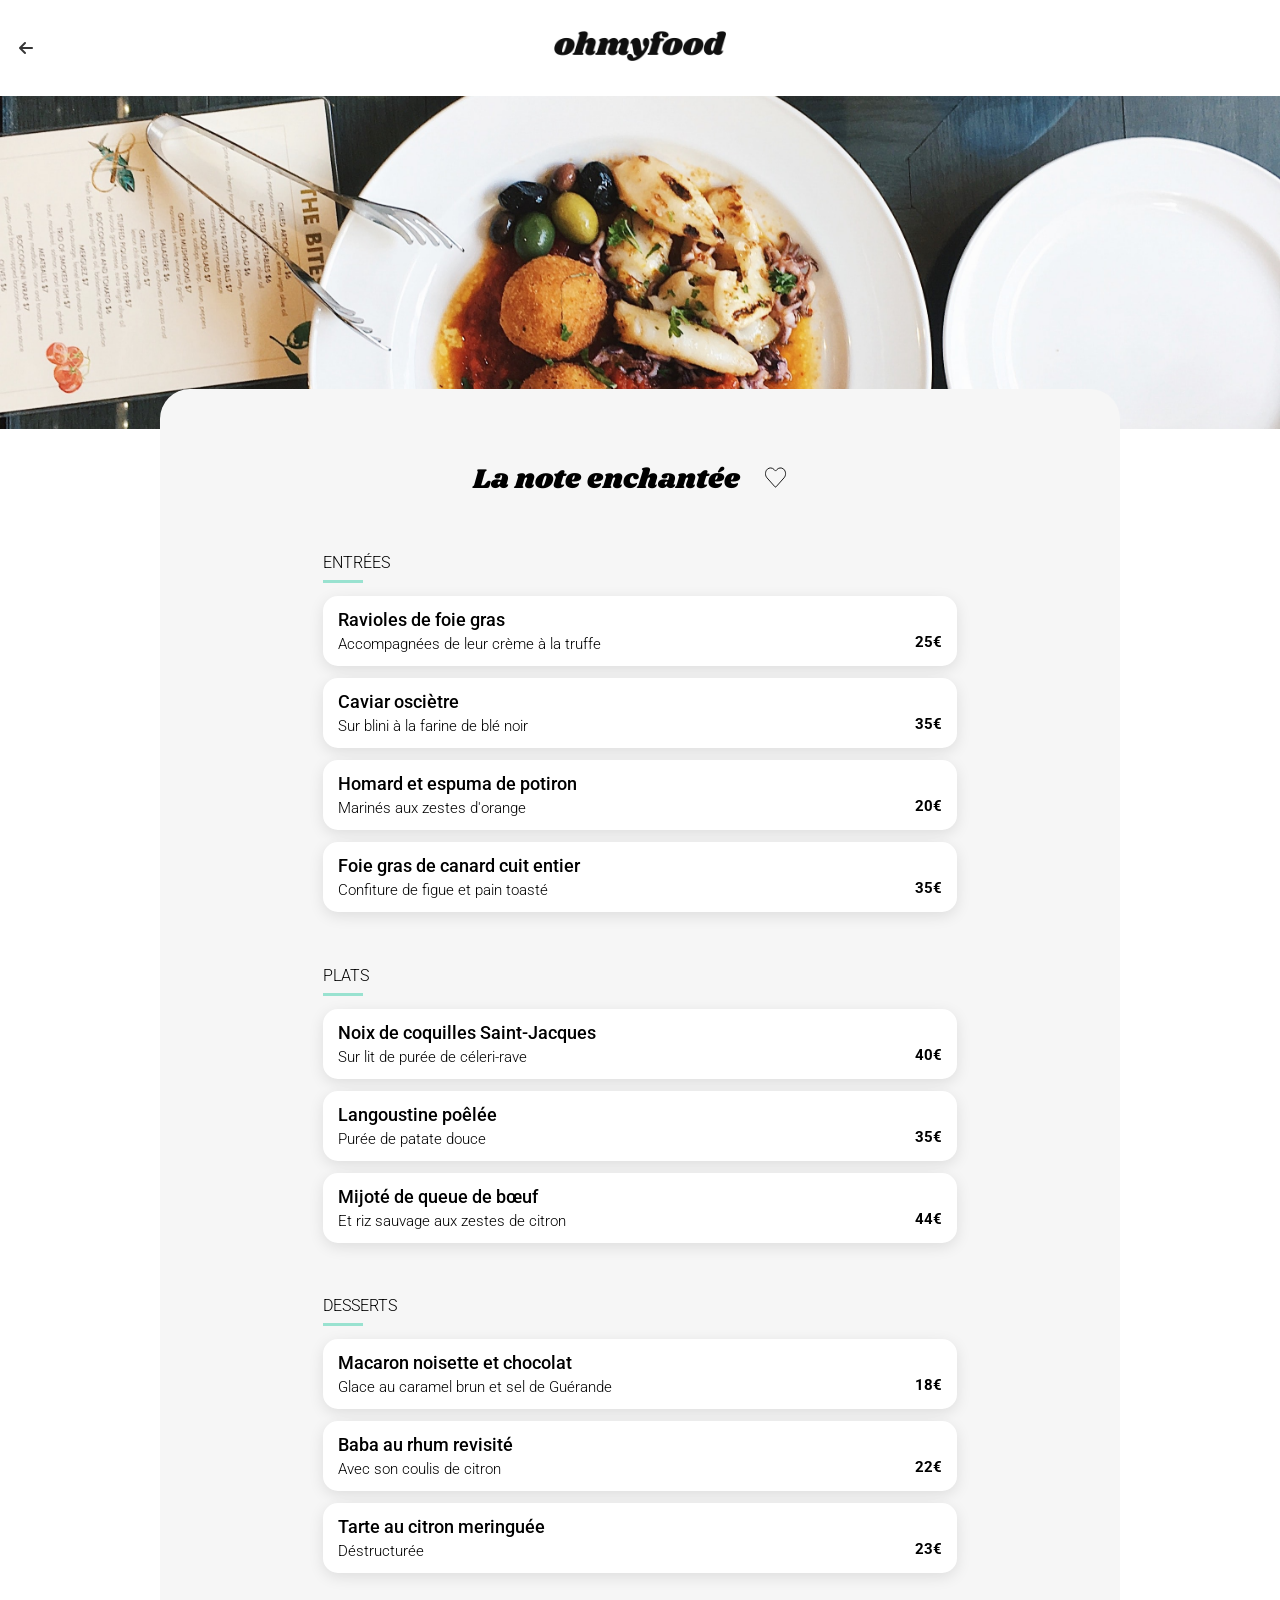
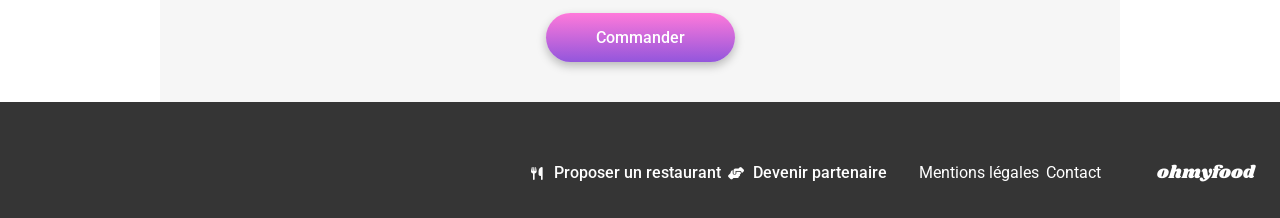
<file: restaurants/menu_lanoteenchantee.html>
<!DOCTYPE html>
<html lang="fr">

<head>
    <meta charset="UTF-8">
    <meta name="viewport" content="width=device-width, initial-scale=1.0">
    <title>La note enchantée</title>
    <link rel="preconnect" href="https://fonts.googleapis.com">
    <link rel="preconnect" href="https://fonts.gstatic.com" crossorigin>
    <link
        href="https://fonts.googleapis.com/css2?family=Roboto:ital,wght@0,100..900;1,100..900&family=Shrikhand&display=swap"
        rel="stylesheet">
    <link rel="stylesheet" href="https://cdnjs.cloudflare.com/ajax/libs/font-awesome/6.2.1/css/all.min.css"
        integrity="sha512-MV7K8+y+gLIBoVD59lQIYicR65iaqukzvf/nwasF0nqhPay5w/9lJmVM2hMDcnK1OnMGCdVK+iQrJ7lzPJQd1w=="
        crossorigin="anonymous" referrerpolicy="no-referrer" />
    <link rel="stylesheet" href="../assets/menu.css">
</head>

<body>
    <header class="header-menu">
        <a href="../index.html" class="header-menu__icon-a">
            <i class="fa-solid fa-arrow-left fa-fw header-menu__icon"></i>
        </a>
        <a href="../index.html" class="header-menu__logo-a">
            <img class="header-menu__logo" src="../assets/images/logo/ohmyfood.png" alt="logo ohmyfood">
        </a>
    </header>
    <section class="hero">
        <img class="hero__picture" src="../assets/images/restaurants/stil-u2Lp8tXIcjw-unsplash.jpg"
            alt="Photographie d'un plat">
    </section>
    <section class="carte">
        <div class="carte__headline">
            <h1 class="carte__title">La note enchantée</h1>
            <label class="carte__like">
                <input type="checkbox" class="carte__like-checkbox" aria-label="Ajouter aux favoris">
                <svg class="carte__like-icon" width="22" height="21" viewBox="0 0 23 21"
                    xmlns="http://www.w3.org/2000/svg" aria-hidden="true" focusable="false">
                    <defs>
                        <linearGradient id="heart-gradient" x1="0" y1="0" x2="0" y2="1">
                            <stop offset="0%" stop-color="#9356DC" />
                            <stop offset="100%" stop-color="#FF79DA" />
                        </linearGradient>
                    </defs>
                    <path class="carte__like-icon-nofill"
                        d="M12.2207 2.40527C14.1599 0.222558 17.2057 -0.147219 19.3223 1.62402L19.5244 1.80176C22.0187 4.12419 22.1558 8.32368 19.9121 10.8496L11.5977 20.2148C11.2807 20.5716 10.8021 20.5941 10.4648 20.2822L10.3994 20.2148L2.08496 10.8496C-0.0847856 8.40259 -0.0235333 4.38556 2.25 2.02539L2.47656 1.80176C4.53112 -0.108075 7.5843 0.134683 9.58887 2.19922L9.78027 2.40527L10.627 3.35742L11.001 3.77734L11.374 3.35742L12.2207 2.40527Z"
                        stroke="#101010" fill="none" />
                    <path class="carte__like-icon-fill"
                        d="M12.2207 2.40527C14.1599 0.222558 17.2057 -0.147219 19.3223 1.62402L19.5244 1.80176C22.0187 4.12419 22.1558 8.32368 19.9121 10.8496L11.5977 20.2148C11.2807 20.5716 10.8021 20.5941 10.4648 20.2822L10.3994 20.2148L2.08496 10.8496C-0.0847856 8.40259 -0.0235333 4.38556 2.25 2.02539L2.47656 1.80176C4.53112 -0.108075 7.5843 0.134683 9.58887 2.19922L9.78027 2.40527L10.627 3.35742L11.001 3.77734L11.374 3.35742L12.2207 2.40527Z"
                        stroke="url(#heart-gradient)" fill="url(#heart-gradient)" />
                </svg>
            </label>
        </div>
        <div class="carte__content carte__content-entrees">
            <h2 class="carte__menu-title">Entrées</h2>
            <div class="carte__cards">
                <div class="carte__card">
                    <div class="carte__card-text">
                        <span class="carte__card-title">Ravioles de foie gras</span>
                        <p class="carte__card-subtitle">Accompagnées de leur crème à la truffe</p>
                    </div>
                    <span class="carte__card-price">25€</span>
                    <div class="carte__card-check">
                        <i class="carte__card-check-icon fa-solid fa-circle-check fa-fw"></i>
                    </div>
                </div>
                <div class="carte__card">
                    <div class="carte__card-text">
                        <span class="carte__card-title">Caviar osciètre</span>
                        <p class="carte__card-subtitle">Sur blini à la farine de blé noir</p>
                    </div>
                    <span class="carte__card-price">35€</span>
                    <div class="carte__card-check">
                        <i class="carte__card-check-icon fa-solid fa-circle-check fa-fw"></i>
                    </div>
                </div>
                <div class="carte__card">
                    <div class="carte__card-text">
                        <span class="carte__card-title">Homard et espuma de potiron</span>
                        <p class="carte__card-subtitle">Marinés aux zestes d'orange</p>
                    </div>
                    <span class="carte__card-price">20€</span>
                    <div class="carte__card-check">
                        <i class="carte__card-check-icon fa-solid fa-circle-check fa-fw"></i>
                    </div>
                </div>
                <div class="carte__card">
                    <div class="carte__card-text">
                        <span class="carte__card-title">Foie gras de canard cuit entier</span>
                        <p class="carte__card-subtitle">Confiture de figue et pain toasté</p>
                    </div>
                    <span class="carte__card-price">35€</span>
                    <div class="carte__card-check">
                        <i class="carte__card-check-icon fa-solid fa-circle-check fa-fw"></i>
                    </div>
                </div>
            </div>
        </div>
        <div class="carte__content carte__content-plats">
            <h2 class="carte__menu-title">Plats</h2>
            <div class="carte__cards">
                <div class="carte__card">
                    <div class="carte__card-text">
                        <span class="carte__card-title">Noix de coquilles Saint-Jacques</span>
                        <p class="carte__card-subtitle">Sur lit de purée de céleri-rave</p>
                    </div>
                    <span class="carte__card-price">40€</span>
                    <div class="carte__card-check">
                        <i class="carte__card-check-icon fa-solid fa-circle-check fa-fw"></i>
                    </div>
                </div>
                <div class="carte__card">
                    <div class="carte__card-text">
                        <span class="carte__card-title">Langoustine poêlée</span>
                        <p class="carte__card-subtitle">Purée de patate douce</p>
                    </div>
                    <span class="carte__card-price">35€</span>
                    <div class="carte__card-check">
                        <i class="carte__card-check-icon fa-solid fa-circle-check fa-fw"></i>
                    </div>
                </div>
                <div class="carte__card">
                    <div class="carte__card-text">
                        <span class="carte__card-title">Mijoté de queue de bœuf</span>
                        <p class="carte__card-subtitle">Et riz sauvage aux zestes de citron</p>
                    </div>
                    <span class="carte__card-price">44€</span>
                    <div class="carte__card-check">
                        <i class="carte__card-check-icon fa-solid fa-circle-check fa-fw"></i>
                    </div>
                </div>
            </div>
        </div>
        <div class="carte__content carte__content-desserts">
            <h2 class="carte__menu-title">Desserts</h2>
            <div class="carte__cards">
                <div class="carte__card">
                    <div class="carte__card-text">
                        <span class="carte__card-title">Macaron noisette et chocolat</span>
                        <p class="carte__card-subtitle">Glace au caramel brun et sel de Guérande</p>
                    </div>
                    <span class="carte__card-price">18€</span>
                    <div class="carte__card-check">
                        <i class="carte__card-check-icon fa-solid fa-circle-check fa-fw"></i>
                    </div>
                </div>
                <div class="carte__card">
                    <div class="carte__card-text">
                        <span class="carte__card-title">Baba au rhum revisité</span>
                        <p class="carte__card-subtitle">Avec son coulis de citron</p>
                    </div>
                    <span class="carte__card-price">22€</span>
                    <div class="carte__card-check">
                        <i class="carte__card-check-icon fa-solid fa-circle-check fa-fw"></i>
                    </div>
                </div>
                <div class="carte__card">
                    <div class="carte__card-text">
                        <span class="carte__card-title">Tarte au citron meringuée</span>
                        <p class="carte__card-subtitle">Déstructurée</p>
                    </div>
                    <span class="carte__card-price">23€</span>
                    <div class="carte__card-check">
                        <i class="carte__card-check-icon fa-solid fa-circle-check fa-fw"></i>
                    </div>
                </div>
            </div>
        </div>
        <a href="#" class="carte__button">
            Commander
        </a>
    </section>
    <footer class="footer">
        <span class="footer__logo">ohmyfood</span>
        <nav>
            <ul class="footer__list">
                <li>
                    <i class="footer__icons fa-solid fa-utensils fa-fw"></i>
                    <a class="footer__link footer__link--icon" href="#">Proposer un restaurant</a>
                </li>
                <li>
                    <i class="footer__icons fa-solid fa-hands-helping fa-fw"></i>
                    <a class="footer__link footer__link--icon" href="#">Devenir partenaire</a>
                </li>
                <li>
                    <a class="footer__link footer__link--margin-left" href="#">Mentions légales</a>
                </li>
                <li>
                    <a class="footer__link" href="mailto:contact@ohmyfood.com">Contact</a>
                </li>
            </ul>
        </nav>
    </footer>
</body>

</html>
</file>
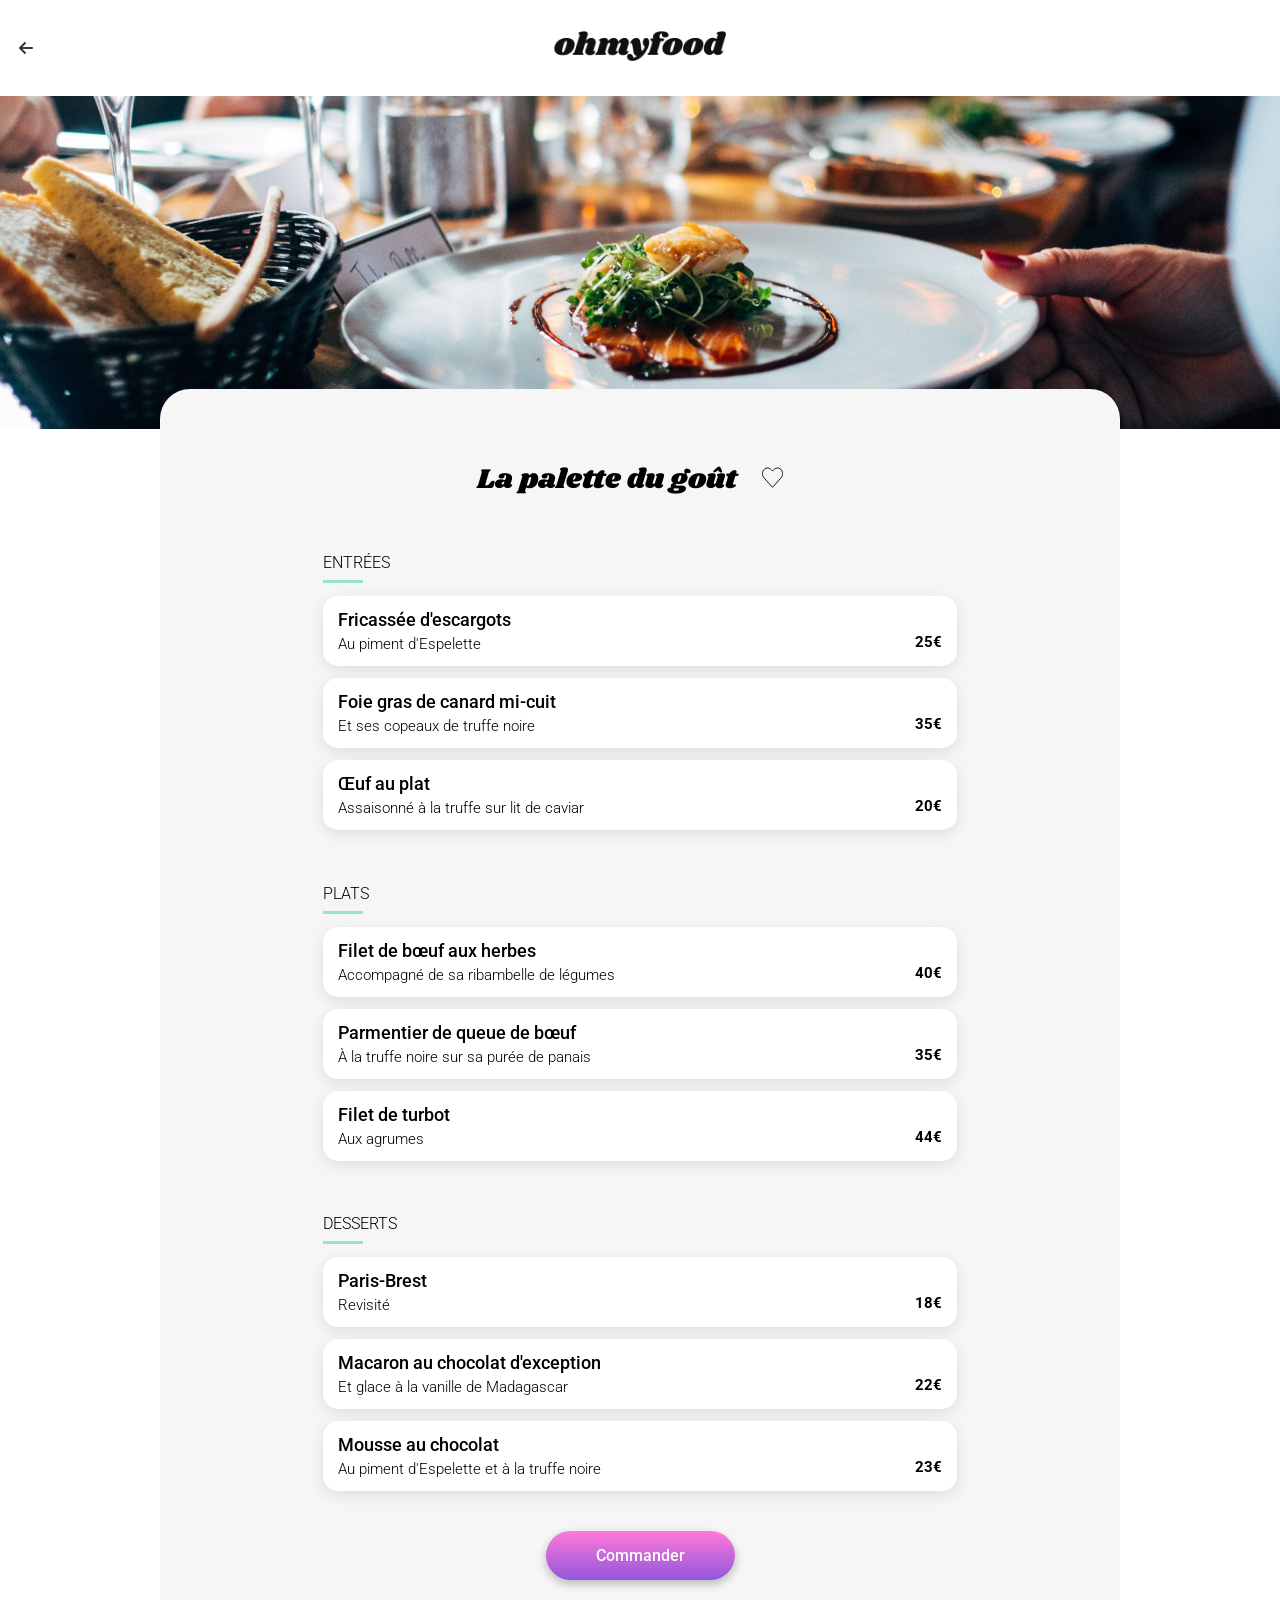
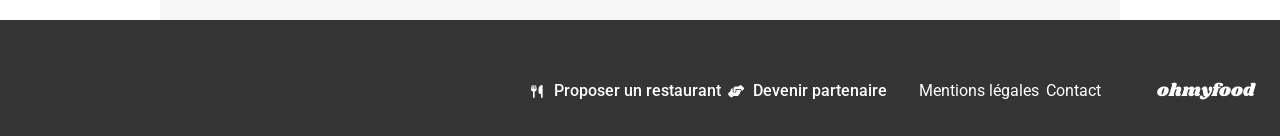
<file: restaurants/menu_lapalettedugout.html>
<!DOCTYPE html>
<html lang="fr">

<head>
    <meta charset="UTF-8">
    <meta name="viewport" content="width=device-width, initial-scale=1.0">
    <title>La palette du goût</title>
    <link rel="preconnect" href="https://fonts.googleapis.com">
    <link rel="preconnect" href="https://fonts.gstatic.com" crossorigin>
    <link
        href="https://fonts.googleapis.com/css2?family=Roboto:ital,wght@0,100..900;1,100..900&family=Shrikhand&display=swap"
        rel="stylesheet">
    <link rel="stylesheet" href="https://cdnjs.cloudflare.com/ajax/libs/font-awesome/6.2.1/css/all.min.css"
        integrity="sha512-MV7K8+y+gLIBoVD59lQIYicR65iaqukzvf/nwasF0nqhPay5w/9lJmVM2hMDcnK1OnMGCdVK+iQrJ7lzPJQd1w=="
        crossorigin="anonymous" referrerpolicy="no-referrer" />
    <link rel="stylesheet" href="../assets/menu.css">
</head>

<body>
    <header class="header-menu">
        <a href="../index.html" class="header-menu__icon-a">
            <i class="fa-solid fa-arrow-left fa-fw header-menu__icon"></i>
        </a>
        <a href="../index.html" class="header-menu__logo-a">
            <img class="header-menu__logo" src="../assets/images/logo/ohmyfood.png" alt="logo ohmyfood">
        </a>
    </header>
    <section class="hero">
        <img class="hero__picture" src="../assets/images/restaurants/jay-wennington-N_Y88TWmGwA-unsplash.jpg"
            alt="Photographie d'un plat">
    </section>
    <section class="carte">
        <div class="carte__headline">
            <h1 class="carte__title">La palette du goût</h1>
            <label class="carte__like">
                <input type="checkbox" class="carte__like-checkbox" aria-label="Ajouter aux favoris">
                <svg class="carte__like-icon" width="22" height="21" viewBox="0 0 23 21"
                    xmlns="http://www.w3.org/2000/svg" aria-hidden="true" focusable="false">
                    <defs>
                        <linearGradient id="heart-gradient" x1="0" y1="0" x2="0" y2="1">
                            <stop offset="0%" stop-color="#9356DC" />
                            <stop offset="100%" stop-color="#FF79DA" />
                        </linearGradient>
                    </defs>
                    <path class="carte__like-icon-nofill"
                        d="M12.2207 2.40527C14.1599 0.222558 17.2057 -0.147219 19.3223 1.62402L19.5244 1.80176C22.0187 4.12419 22.1558 8.32368 19.9121 10.8496L11.5977 20.2148C11.2807 20.5716 10.8021 20.5941 10.4648 20.2822L10.3994 20.2148L2.08496 10.8496C-0.0847856 8.40259 -0.0235333 4.38556 2.25 2.02539L2.47656 1.80176C4.53112 -0.108075 7.5843 0.134683 9.58887 2.19922L9.78027 2.40527L10.627 3.35742L11.001 3.77734L11.374 3.35742L12.2207 2.40527Z"
                        stroke="#101010" fill="none" />
                    <path class="carte__like-icon-fill"
                        d="M12.2207 2.40527C14.1599 0.222558 17.2057 -0.147219 19.3223 1.62402L19.5244 1.80176C22.0187 4.12419 22.1558 8.32368 19.9121 10.8496L11.5977 20.2148C11.2807 20.5716 10.8021 20.5941 10.4648 20.2822L10.3994 20.2148L2.08496 10.8496C-0.0847856 8.40259 -0.0235333 4.38556 2.25 2.02539L2.47656 1.80176C4.53112 -0.108075 7.5843 0.134683 9.58887 2.19922L9.78027 2.40527L10.627 3.35742L11.001 3.77734L11.374 3.35742L12.2207 2.40527Z"
                        stroke="url(#heart-gradient)" fill="url(#heart-gradient)" />
                </svg>
            </label>
        </div>
        <div class="carte__content carte__content-entrees">
            <h2 class="carte__menu-title">Entrées</h2>
            <div class="carte__cards">
                <div class="carte__card">
                    <div class="carte__card-text">
                        <span class="carte__card-title">Fricassée d'escargots</span>
                        <p class="carte__card-subtitle">Au piment d'Espelette</p>
                    </div>
                    <span class="carte__card-price">25€</span>
                    <div class="carte__card-check">
                        <i class="carte__card-check-icon fa-solid fa-circle-check fa-fw"></i>
                    </div>
                </div>
                <div class="carte__card">
                    <div class="carte__card-text">
                        <span class="carte__card-title">Foie gras de canard mi-cuit</span>
                        <p class="carte__card-subtitle">Et ses copeaux de truffe noire</p>
                    </div>
                    <span class="carte__card-price">35€</span>
                    <div class="carte__card-check">
                        <i class="carte__card-check-icon fa-solid fa-circle-check fa-fw"></i>
                    </div>
                </div>
                <div class="carte__card">
                    <div class="carte__card-text">
                        <span class="carte__card-title">Œuf au plat</span>
                        <p class="carte__card-subtitle">Assaisonné à la truffe sur lit de caviar</p>
                    </div>
                    <span class="carte__card-price">20€</span>
                    <div class="carte__card-check">
                        <i class="carte__card-check-icon fa-solid fa-circle-check fa-fw"></i>
                    </div>
                </div>
            </div>
        </div>
        <div class="carte__content carte__content-plats">
            <h2 class="carte__menu-title">Plats</h2>
            <div class="carte__cards">
                <div class="carte__card">
                    <div class="carte__card-text">
                        <span class="carte__card-title">Filet de bœuf aux herbes</span>
                        <p class="carte__card-subtitle">Accompagné de sa ribambelle de légumes</p>
                    </div>
                    <span class="carte__card-price">40€</span>
                    <div class="carte__card-check">
                        <i class="carte__card-check-icon fa-solid fa-circle-check fa-fw"></i>
                    </div>
                </div>
                <div class="carte__card">
                    <div class="carte__card-text">
                        <span class="carte__card-title">Parmentier de queue de bœuf</span>
                        <p class="carte__card-subtitle">À la truffe noire sur sa purée de panais</p>
                    </div>
                    <span class="carte__card-price">35€</span>
                    <div class="carte__card-check">
                        <i class="carte__card-check-icon fa-solid fa-circle-check fa-fw"></i>
                    </div>
                </div>
                <div class="carte__card">
                    <div class="carte__card-text">
                        <span class="carte__card-title">Filet de turbot</span>
                        <p class="carte__card-subtitle">Aux agrumes</p>
                    </div>
                    <span class="carte__card-price">44€</span>
                    <div class="carte__card-check">
                        <i class="carte__card-check-icon fa-solid fa-circle-check fa-fw"></i>
                    </div>
                </div>
            </div>
        </div>
        <div class="carte__content carte__content-desserts">
            <h2 class="carte__menu-title">Desserts</h2>
            <div class="carte__cards">
                <div class="carte__card">
                    <div class="carte__card-text">
                        <span class="carte__card-title">Paris-Brest</span>
                        <p class="carte__card-subtitle">Revisité</p>
                    </div>
                    <span class="carte__card-price">18€</span>
                    <div class="carte__card-check">
                        <i class="carte__card-check-icon fa-solid fa-circle-check fa-fw"></i>
                    </div>
                </div>
                <div class="carte__card">
                    <div class="carte__card-text">
                        <span class="carte__card-title">Macaron au chocolat d'exception </span>
                        <p class="carte__card-subtitle">Et glace à la vanille de Madagascar</p>
                    </div>
                    <span class="carte__card-price">22€</span>
                    <div class="carte__card-check">
                        <i class="carte__card-check-icon fa-solid fa-circle-check fa-fw"></i>
                    </div>
                </div>
                <div class="carte__card">
                    <div class="carte__card-text">
                        <span class="carte__card-title">Mousse au chocolat </span>
                        <p class="carte__card-subtitle">Au piment d'Espelette et à la truffe noire</p>
                    </div>
                    <span class="carte__card-price">23€</span>
                    <div class="carte__card-check">
                        <i class="carte__card-check-icon fa-solid fa-circle-check fa-fw"></i>
                    </div>
                </div>
            </div>
        </div>
        <a href="#" class="carte__button">
            Commander
        </a>
    </section>
    <footer class="footer">
        <span class="footer__logo">ohmyfood</span>
        <nav>
            <ul class="footer__list">
                <li>
                    <i class="footer__icons fa-solid fa-utensils fa-fw"></i>
                    <a class="footer__link footer__link--icon" href="#">Proposer un restaurant</a>
                </li>
                <li>
                    <i class="footer__icons fa-solid fa-hands-helping fa-fw"></i>
                    <a class="footer__link footer__link--icon" href="#">Devenir partenaire</a>
                </li>
                <li>
                    <a class="footer__link footer__link--margin-left" href="#">Mentions légales</a>
                </li>
                <li>
                    <a class="footer__link" href="mailto:contact@ohmyfood.com">Contact</a>
                </li>
            </ul>
        </nav>
    </footer>
</body>

</html>
</file>
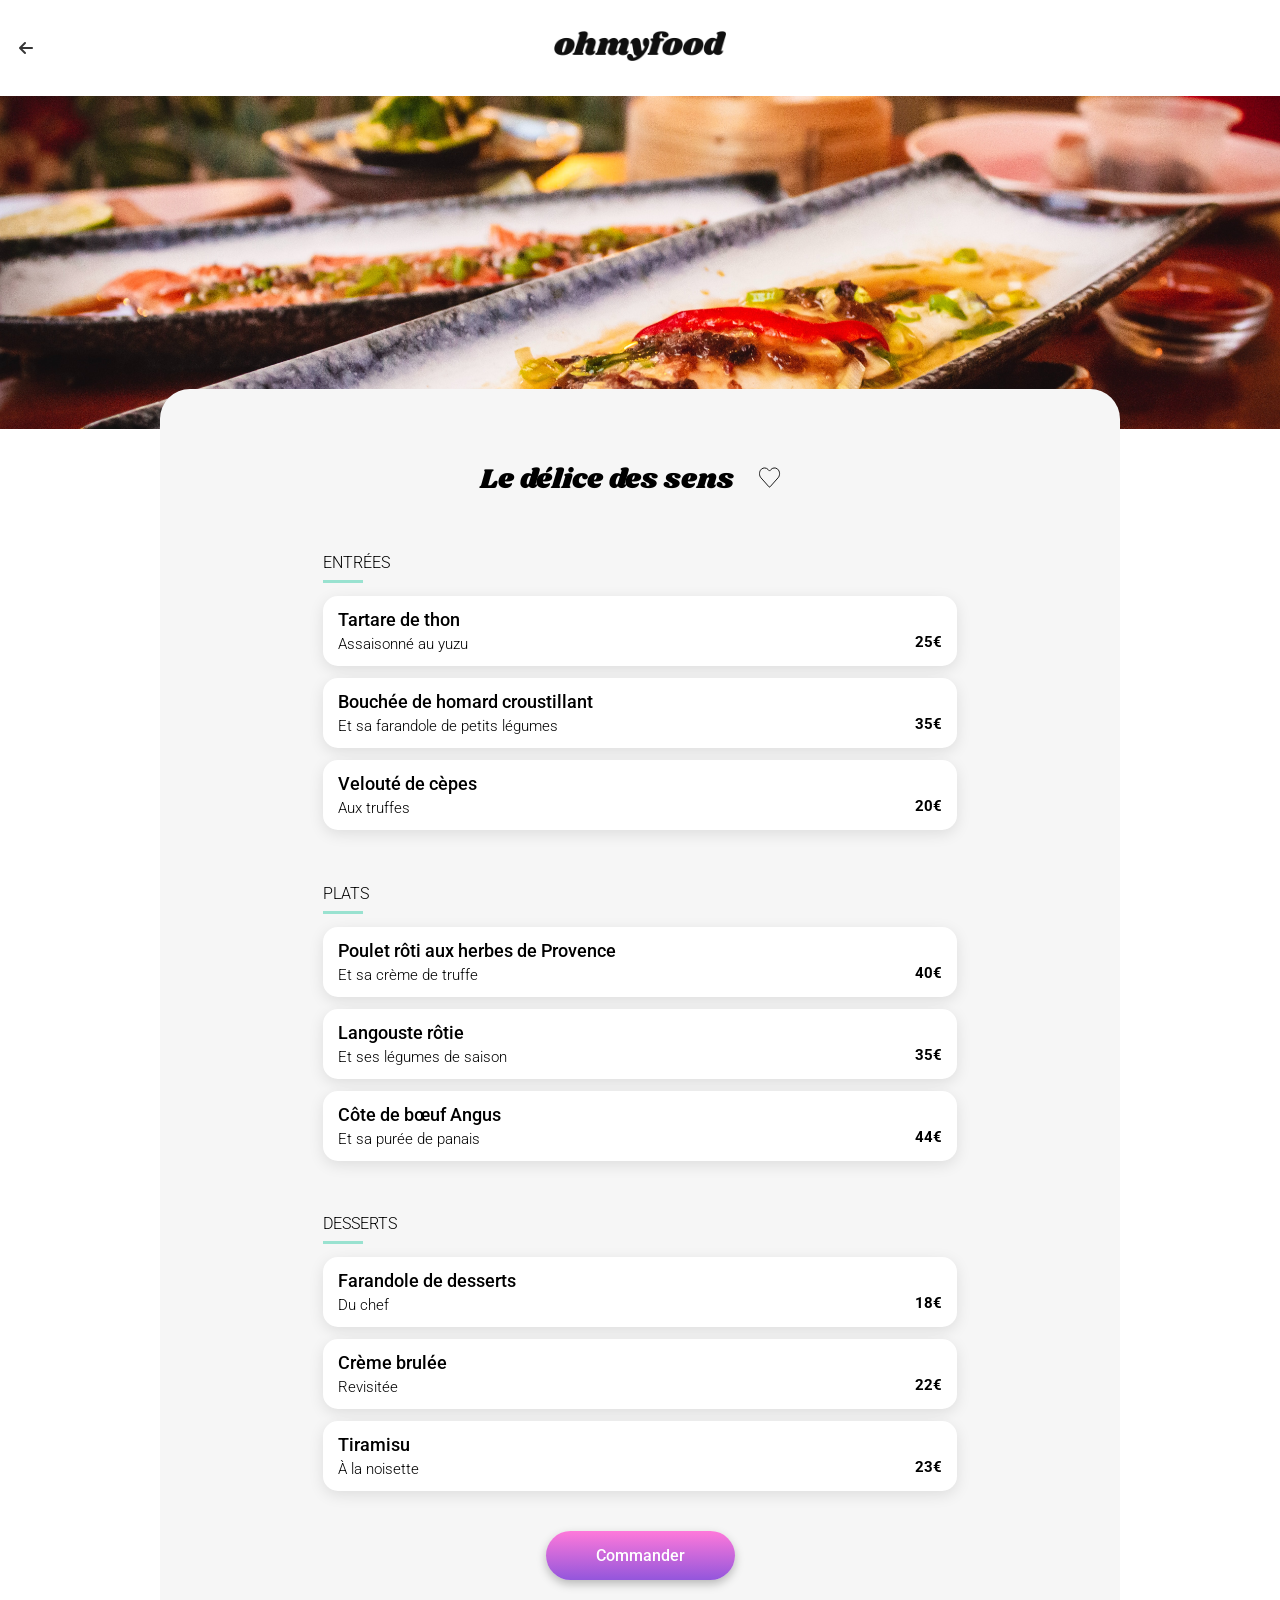
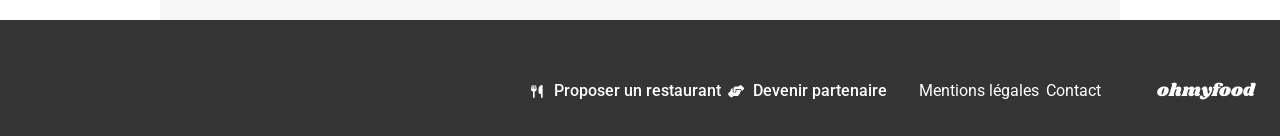
<file: restaurants/menu_ledelicedessens.html>
<!DOCTYPE html>
<html lang="fr">

<head>
    <meta charset="UTF-8">
    <meta name="viewport" content="width=device-width, initial-scale=1.0">
    <title>Le délice des sens</title>
    <link rel="preconnect" href="https://fonts.googleapis.com">
    <link rel="preconnect" href="https://fonts.gstatic.com" crossorigin>
    <link
        href="https://fonts.googleapis.com/css2?family=Roboto:ital,wght@0,100..900;1,100..900&family=Shrikhand&display=swap"
        rel="stylesheet">
    <link rel="stylesheet" href="https://cdnjs.cloudflare.com/ajax/libs/font-awesome/6.2.1/css/all.min.css"
        integrity="sha512-MV7K8+y+gLIBoVD59lQIYicR65iaqukzvf/nwasF0nqhPay5w/9lJmVM2hMDcnK1OnMGCdVK+iQrJ7lzPJQd1w=="
        crossorigin="anonymous" referrerpolicy="no-referrer" />
    <link rel="stylesheet" href="../assets/menu.css">
</head>

<body>
    <header class="header-menu">
        <a href="../index.html" class="header-menu__icon-a">
            <i class="fa-solid fa-arrow-left fa-fw header-menu__icon"></i>
        </a>
        <a href="../index.html" class="header-menu__logo-a">
            <img class="header-menu__logo" src="../assets/images/logo/ohmyfood.png" alt="logo ohmyfood">
        </a>
    </header>
    <section class="hero">
        <img class="hero__picture" src="../assets/images/restaurants/louis-hansel-shotsoflouis-qNBGVyOCY8Q-unsplash.jpg"
            alt="Photographie d'un plat">
    </section>
    <section class="carte">
        <div class="carte__headline">
            <h1 class="carte__title">Le délice des sens</h1>
            <label class="carte__like">
                <input type="checkbox" class="carte__like-checkbox" aria-label="Ajouter aux favoris">
                <svg class="carte__like-icon" width="22" height="21" viewBox="0 0 23 21"
                    xmlns="http://www.w3.org/2000/svg" aria-hidden="true" focusable="false">
                    <defs>
                        <linearGradient id="heart-gradient" x1="0" y1="0" x2="0" y2="1">
                            <stop offset="0%" stop-color="#9356DC" />
                            <stop offset="100%" stop-color="#FF79DA" />
                        </linearGradient>
                    </defs>
                    <path class="carte__like-icon-nofill"
                        d="M12.2207 2.40527C14.1599 0.222558 17.2057 -0.147219 19.3223 1.62402L19.5244 1.80176C22.0187 4.12419 22.1558 8.32368 19.9121 10.8496L11.5977 20.2148C11.2807 20.5716 10.8021 20.5941 10.4648 20.2822L10.3994 20.2148L2.08496 10.8496C-0.0847856 8.40259 -0.0235333 4.38556 2.25 2.02539L2.47656 1.80176C4.53112 -0.108075 7.5843 0.134683 9.58887 2.19922L9.78027 2.40527L10.627 3.35742L11.001 3.77734L11.374 3.35742L12.2207 2.40527Z"
                        stroke="#101010" fill="none" />
                    <path class="carte__like-icon-fill"
                        d="M12.2207 2.40527C14.1599 0.222558 17.2057 -0.147219 19.3223 1.62402L19.5244 1.80176C22.0187 4.12419 22.1558 8.32368 19.9121 10.8496L11.5977 20.2148C11.2807 20.5716 10.8021 20.5941 10.4648 20.2822L10.3994 20.2148L2.08496 10.8496C-0.0847856 8.40259 -0.0235333 4.38556 2.25 2.02539L2.47656 1.80176C4.53112 -0.108075 7.5843 0.134683 9.58887 2.19922L9.78027 2.40527L10.627 3.35742L11.001 3.77734L11.374 3.35742L12.2207 2.40527Z"
                        stroke="url(#heart-gradient)" fill="url(#heart-gradient)" />
                </svg>
            </label>
        </div>
        <div class="carte__content carte__content-entrees">
            <h2 class="carte__menu-title">Entrées</h2>
            <div class="carte__cards">
                <div class="carte__card">
                    <div class="carte__card-text">
                        <span class="carte__card-title">Tartare de thon</span>
                        <p class="carte__card-subtitle">Assaisonné au yuzu</p>
                    </div>
                    <span class="carte__card-price">25€</span>
                    <div class="carte__card-check">
                        <i class="carte__card-check-icon fa-solid fa-circle-check fa-fw"></i>
                    </div>
                </div>
                <div class="carte__card">
                    <div class="carte__card-text">
                        <span class="carte__card-title">Bouchée de homard croustillant</span>
                        <p class="carte__card-subtitle">Et sa farandole de petits légumes</p>
                    </div>
                    <span class="carte__card-price">35€</span>
                    <div class="carte__card-check">
                        <i class="carte__card-check-icon fa-solid fa-circle-check fa-fw"></i>
                    </div>
                </div>
                <div class="carte__card">
                    <div class="carte__card-text">
                        <span class="carte__card-title">Velouté de cèpes </span>
                        <p class="carte__card-subtitle">Aux truffes</p>
                    </div>
                    <span class="carte__card-price">20€</span>
                    <div class="carte__card-check">
                        <i class="carte__card-check-icon fa-solid fa-circle-check fa-fw"></i>
                    </div>
                </div>
            </div>
        </div>
        <div class="carte__content carte__content-plats">
            <h2 class="carte__menu-title">Plats</h2>
            <div class="carte__cards">
                <div class="carte__card">
                    <div class="carte__card-text">
                        <span class="carte__card-title">Poulet rôti aux herbes de Provence </span>
                        <p class="carte__card-subtitle">Et sa crème de truffe</p>
                    </div>
                    <span class="carte__card-price">40€</span>
                    <div class="carte__card-check">
                        <i class="carte__card-check-icon fa-solid fa-circle-check fa-fw"></i>
                    </div>
                </div>
                <div class="carte__card">
                    <div class="carte__card-text">
                        <span class="carte__card-title">Langouste rôtie </span>
                        <p class="carte__card-subtitle">Et ses légumes de saison</p>
                    </div>
                    <span class="carte__card-price">35€</span>
                    <div class="carte__card-check">
                        <i class="carte__card-check-icon fa-solid fa-circle-check fa-fw"></i>
                    </div>
                </div>
                <div class="carte__card">
                    <div class="carte__card-text">
                        <span class="carte__card-title">Côte de bœuf Angus</span>
                        <p class="carte__card-subtitle">Et sa purée de panais</p>
                    </div>
                    <span class="carte__card-price">44€</span>
                    <div class="carte__card-check">
                        <i class="carte__card-check-icon fa-solid fa-circle-check fa-fw"></i>
                    </div>
                </div>
            </div>
        </div>
        <div class="carte__content carte__content-desserts">
            <h2 class="carte__menu-title">Desserts</h2>
            <div class="carte__cards">
                <div class="carte__card">
                    <div class="carte__card-text">
                        <span class="carte__card-title">Farandole de desserts</span>
                        <p class="carte__card-subtitle">Du chef</p>
                    </div>
                    <span class="carte__card-price">18€</span>
                    <div class="carte__card-check">
                        <i class="carte__card-check-icon fa-solid fa-circle-check fa-fw"></i>
                    </div>
                </div>
                <div class="carte__card">
                    <div class="carte__card-text">
                        <span class="carte__card-title">Crème brulée</span>
                        <p class="carte__card-subtitle">Revisitée</p>
                    </div>
                    <span class="carte__card-price">22€</span>
                    <div class="carte__card-check">
                        <i class="carte__card-check-icon fa-solid fa-circle-check fa-fw"></i>
                    </div>
                </div>
                <div class="carte__card">
                    <div class="carte__card-text">
                        <span class="carte__card-title">Tiramisu</span>
                        <p class="carte__card-subtitle">À la noisette</p>
                    </div>
                    <span class="carte__card-price">23€</span>
                    <div class="carte__card-check">
                        <i class="carte__card-check-icon fa-solid fa-circle-check fa-fw"></i>
                    </div>
                </div>
            </div>
        </div>
        <a href="#" class="carte__button">
            Commander
        </a>
    </section>
    <footer class="footer">
        <span class="footer__logo">ohmyfood</span>
        <nav>
            <ul class="footer__list">
                <li>
                    <i class="footer__icons fa-solid fa-utensils fa-fw"></i>
                    <a class="footer__link footer__link--icon" href="#">Proposer un restaurant</a>
                </li>
                <li>
                    <i class="footer__icons fa-solid fa-hands-helping fa-fw"></i>
                    <a class="footer__link footer__link--icon" href="#">Devenir partenaire</a>
                </li>
                <li>
                    <a class="footer__link footer__link--margin-left" href="#">Mentions légales</a>
                </li>
                <li>
                    <a class="footer__link" href="mailto:contact@ohmyfood.com">Contact</a>
                </li>
            </ul>
        </nav>
    </footer>
</body>

</html>
</file>
<file: assets/main.css>
@charset "UTF-8";
.header {
  display: flex;
  flex-direction: column;
}
.header__brand {
  display: flex;
  justify-content: center;
  align-items: center;
  height: 63px;
  box-shadow: 0 2px 4px rgba(0, 0, 0, 0.15);
  position: relative;
  z-index: 2;
}
@media (min-width: 1024px) {
  .header__brand {
    height: 96px;
  }
}
.header__brand-logo {
  height: 36px;
}

.header-menu {
  display: grid;
  grid-template-columns: 1fr auto 1fr;
  align-items: center;
  height: 63px;
  width: 100%;
}
@media (min-width: 1024px) {
  .header-menu {
    height: 96px;
  }
}
.header-menu__icon {
  font-size: 16px;
  padding: 16px;
  color: #353535;
}
.header-menu__icon-a {
  justify-self: start;
}
.header-menu__logo {
  height: 30px;
  width: 100%;
  justify-self: center;
}

.footer {
  background-color: #353535;
  display: flex;
  flex-direction: column;
  color: white;
  padding: 22px 0 5px 25px;
}
@media (min-width: 1024px) {
  .footer {
    flex-direction: row-reverse;
    gap: 16px;
    align-items: center;
    padding: 45px 25px 20px 0;
  }
}
.footer__logo {
  font-family: Shrikhand, cursive;
  font-size: 18px;
}
@media (min-width: 1024px) {
  .footer__logo {
    margin-left: 40px;
  }
}
.footer__list {
  display: flex;
  flex-direction: column;
  list-style: none;
  padding: 0;
}
@media (min-width: 1024px) {
  .footer__list {
    flex-direction: row;
    gap: 7px;
  }
}
.footer__icons {
  font-size: 13px;
}
.footer__link {
  font-size: 16px;
  font-weight: 400;
  color: white;
  text-decoration: none;
}
.footer__link--icon {
  margin-left: 11px;
  font-weight: 500;
}
@media (min-width: 1024px) {
  .footer__link--icon {
    margin-left: 5px;
  }
}
@media (min-width: 1024px) {
  .footer__link--margin-left {
    margin-left: 25px;
  }
}

@keyframes spin {
  to {
    transform: rotate(360deg);
  }
}
@keyframes loader-hide {
  to {
    opacity: 0;
    pointer-events: none;
  }
}
.loader {
  position: fixed;
  inset: 0;
  z-index: 999;
  background: white;
  display: flex;
  align-items: center;
  justify-content: center;
  animation: loader-hide 0.5s ease 3s forwards;
}
.loader__spinner {
  width: 44px;
  height: 44px;
  border-radius: 50%;
  border: 3px solid #9356DC;
  border-top-color: #FF79DA;
  animation: spin 0.8s linear infinite;
}

/* Général */
body {
  margin: 0;
  font-family: "Roboto", sans-serif;
}

.location {
  display: flex;
  justify-content: center;
  align-items: center;
  font-size: 16px;
  font-weight: 500;
  gap: 17px;
  height: 50px;
  background-color: #EAEAEA;
  box-shadow: 0 4px 4px rgba(0, 0, 0, 0.25);
  color: #353535;
  position: relative;
  z-index: 1;
}
@media (min-width: 1024px) {
  .location {
    box-shadow: none;
  }
}

.hero {
  display: flex;
  flex-direction: column;
  text-align: center;
  background-color: #f3f3f3;
}
.hero__content {
  display: flex;
  flex-direction: column;
  padding: 39px 10px 0 10px;
  margin-bottom: 57px;
}
.hero__title {
  font-size: 24px;
  font-weight: 700;
  margin: 0;
}
@media (min-width: 768px) {
  .hero__title {
    font-size: 35px;
  }
}
@media (min-width: 1024px) {
  .hero__title {
    font-size: 40px;
  }
}
.hero__subtitle {
  font-size: 18px;
  font-weight: 300;
}
.hero__btn {
  width: 100%;
  padding: 13px 16px;
  max-width: 218px;
  align-self: center;
  border-radius: 25px;
  color: white;
  border: none;
  font-size: 16px;
  font-weight: 500;
  text-decoration: none;
  box-shadow: 0 4px 10px rgba(0, 0, 0, 0.25);
  cursor: pointer;
  transition: opacity 400ms ease-out, box-shadow 400ms ease-out;
  background: linear-gradient(to top, #9356DC, #FF79DA);
}
.hero__btn:hover, .hero__btn:focus-visible {
  opacity: 0.85;
  box-shadow: 0 4px 15px rgba(0, 0, 0, 0.35);
}
.hero__btn:active {
  opacity: 0.85;
  box-shadow: 0 4px 15px rgba(0, 0, 0, 0.35);
}

.fonctionnement {
  display: flex;
  flex-direction: column;
  padding: 0 20px 68px 20px;
  margin: 0 auto;
  max-width: 1080px;
  box-sizing: border-box;
}
@media (min-width: 768px) {
  .fonctionnement {
    padding: 50px 20px;
  }
}
.fonctionnement__title {
  font-size: 24px;
  font-weight: 700;
  margin-bottom: 26px;
}
.fonctionnement__cards {
  display: flex;
  flex-direction: column;
  padding-left: 12px;
  gap: 25px;
}
@media (min-width: 768px) {
  .fonctionnement__cards {
    flex-direction: row;
  }
}
.fonctionnement__card {
  display: flex;
  align-items: center;
  justify-content: flex-start;
  width: 100%;
  padding: 22px 2px 22px 0;
  background-color: #f6f6f6;
  border-radius: 20px;
  box-shadow: 0 4px 15px rgba(0, 0, 0, 0.15);
}
.fonctionnement__card-number {
  display: inline-flex;
  justify-content: center;
  align-items: center;
  position: relative;
  left: -12px;
  color: white;
  background-color: #9356DC;
  border-radius: 50%;
  width: 24px;
  height: 24px;
  margin-right: 10px;
}
.fonctionnement__card-icon {
  margin-right: 27px;
  color: #7e7e7e;
}
.fonctionnement__card-icon--active {
  color: #9356DC;
}
.fonctionnement__card-text {
  font-size: 16px;
  font-weight: 500;
}

.restaurants-section {
  background-color: #f3f3f3;
}

.restaurants {
  display: flex;
  flex-direction: column;
  padding: 54px 20px;
  margin: 0 auto;
  gap: 26px;
  max-width: 1080px;
  box-sizing: border-box;
}
.restaurants__title {
  font-size: 24px;
  font-weight: 700;
  margin: 0;
}
.restaurants__cards {
  display: flex;
  flex-direction: column;
  gap: 18px;
}
@media (min-width: 768px) {
  .restaurants__cards {
    flex-direction: row;
    flex-wrap: wrap;
    -moz-column-gap: 7vw;
         column-gap: 7vw;
  }
}

.restaurants-card {
  display: flex;
  flex-direction: column;
  border-radius: 15px;
  background-color: white;
  box-shadow: 0 4px 15px rgba(0, 0, 0, 0.1);
  position: relative;
}
@media (min-width: 768px) {
  .restaurants-card {
    flex: 40%;
  }
}
.restaurants-card__image {
  position: relative;
}
.restaurants-card__picture {
  display: block;
  -o-object-fit: cover;
     object-fit: cover;
  -o-object-position: 50% 60%;
     object-position: 50% 60%;
  width: 100%;
  height: 175px;
  border-radius: 15px 15px 0 0;
}
.restaurants-card__badge {
  position: absolute;
  top: 15px;
  right: 15px;
  background: #99E2D0;
  color: #008766;
  font-size: 14px;
  font-weight: 500;
  padding: 6px 9px;
  border-radius: 2px;
  box-shadow: 0 2px 4px rgba(0, 0, 0, 0.15);
}
.restaurants-card__content {
  display: flex;
  justify-content: space-between;
  align-items: center;
  padding: 16px 25px 12px 13px;
}
.restaurants-card__info {
  display: flex;
  flex-direction: column;
  gap: 5px;
}
.restaurants-card__title {
  margin: 0;
  font-size: 18px;
  font-weight: 700;
}
.restaurants-card__title-link {
  text-decoration: none;
  color: black;
}
.restaurants-card__title-link::after {
  content: "";
  position: absolute;
  inset: 0;
}
.restaurants-card__place {
  margin: 0;
  font-size: 17px;
  font-weight: 300;
}
.restaurants-card__like {
  background: none;
  border: none;
  padding: 0;
  cursor: pointer;
  position: relative;
  z-index: 1;
}
.restaurants-card__like-icon {
  width: 22px;
  height: 21px;
}
.restaurants-card__like-icon-fill {
  clip-path: inset(100% 0 0 0);
  transition: clip-path 600ms ease;
}
.restaurants-card__like-checkbox {
  position: absolute;
  opacity: 0;
  pointer-events: none;
}

.restaurants-card__like-checkbox:checked ~ .restaurants-card__like-icon .restaurants-card__like-icon-fill {
  clip-path: inset(0 0 0 0);
}/*# sourceMappingURL=main.css.map */
</file>
<file: scss/menu.css>
.header {
  display: flex;
  flex-direction: column;
}
.header__brand {
  display: flex;
  justify-content: center;
  align-items: center;
  height: 63px;
  box-shadow: 0 2px 4px rgba(0, 0, 0, 0.15);
  position: relative;
  z-index: 2;
}
@media (min-width: 1024px) {
  .header__brand {
    height: 96px;
  }
}
.header__brand-logo {
  height: 36px;
}

.header-menu {
  display: grid;
  grid-template-columns: 1fr auto 1fr;
  align-items: center;
  height: 63px;
  width: 100%;
}
@media (min-width: 1024px) {
  .header-menu {
    height: 96px;
  }
}
.header-menu__icon {
  font-size: 16px;
  padding: 16px;
  color: #353535;
}
.header-menu__icon-a {
  justify-self: start;
}
.header-menu__logo {
  height: 30px;
  width: 100%;
  justify-self: center;
}

.footer {
  background-color: #353535;
  display: flex;
  flex-direction: column;
  color: white;
  padding: 22px 0 5px 25px;
}
@media (min-width: 1024px) {
  .footer {
    flex-direction: row-reverse;
    gap: 16px;
    align-items: center;
    padding: 45px 25px 20px 0;
  }
}
.footer__logo {
  font-family: Shrikhand, cursive;
  font-size: 18px;
}
@media (min-width: 1024px) {
  .footer__logo {
    margin-left: 40px;
  }
}
.footer__list {
  display: flex;
  flex-direction: column;
  list-style: none;
  padding: 0;
}
@media (min-width: 1024px) {
  .footer__list {
    flex-direction: row;
    gap: 7px;
  }
}
.footer__icons {
  font-size: 13px;
}
.footer__link {
  font-size: 16px;
  font-weight: 400;
  color: white;
  text-decoration: none;
}
.footer__link--icon {
  margin-left: 11px;
  font-weight: 500;
}
@media (min-width: 1024px) {
  .footer__link--icon {
    margin-left: 5px;
  }
}
@media (min-width: 1024px) {
  .footer__link--margin-left {
    margin-left: 25px;
  }
}

@keyframes spin {
  to {
    transform: rotate(360deg);
  }
}
@keyframes loader-hide {
  to {
    opacity: 0;
    pointer-events: none;
  }
}
.loader {
  position: fixed;
  inset: 0;
  z-index: 999;
  background: white;
  display: flex;
  align-items: center;
  justify-content: center;
  animation: loader-hide 0.5s ease 3s forwards;
}
.loader__spinner {
  width: 44px;
  height: 44px;
  border-radius: 50%;
  border: 3px solid #9356DC;
  border-top-color: #FF79DA;
  animation: spin 0.8s linear infinite;
}

@keyframes apparition {
  from {
    opacity: 0;
  }
  to {
    opacity: 1;
  }
}
body {
  margin: 0;
  font-family: "Roboto", sans-serif;
}

.hero {
  display: flex;
  height: 275px;
  position: relative;
  z-index: 1;
}
@media (min-width: 768px) {
  .hero {
    height: 26vw;
    min-height: 275px;
  }
}
.hero__picture {
  display: block;
  -o-object-fit: cover;
     object-fit: cover;
  width: 100%;
}

.carte {
  display: flex;
  flex-direction: column;
  box-sizing: border-box;
  justify-content: center;
  width: 100%;
  border-top-left-radius: 30px;
  border-top-right-radius: 30px;
  background-color: #f6f6f6;
  position: relative;
  z-index: 2;
  margin-top: -40px;
  padding-bottom: 40px;
  gap: 40px;
}
@media (min-width: 768px) {
  .carte {
    width: 75%;
    padding: 40px 40px;
    margin: auto;
    position: relative;
    bottom: 40px;
    margin-bottom: -40px;
  }
}
@media (min-width: 1024px) {
  .carte {
    width: 75%;
    padding: 40px 150px;
    margin: auto;
    position: relative;
    bottom: 40px;
    margin-bottom: -40px;
  }
}
.carte__headline {
  display: flex;
  box-sizing: border-box;
  justify-content: space-between;
  align-items: center;
  padding: 30px 15px 0 15px;
  width: 100%;
}
@media (min-width: 768px) {
  .carte__headline {
    justify-content: center;
    gap: 25px;
  }
}
.carte__title {
  font-family: Shrikhand, cursive;
  font-size: 28px;
  font-weight: 400;
  margin: 0;
}
.carte__like {
  background: none;
  border: none;
  padding: 0;
  margin: 0;
  cursor: pointer;
  position: relative;
  padding-right: 20px;
}
.carte__like-icon {
  width: 22px;
  height: 21px;
}
.carte__like-icon-fill {
  clip-path: inset(100% 0 0 0);
  transition: clip-path 600ms ease;
}
.carte__like-checkbox {
  position: absolute;
  opacity: 0;
  pointer-events: none;
}
.carte__content {
  display: flex;
  flex-direction: column;
  padding: 0 13px;
}
.carte__content-entrees, .carte__content-plats, .carte__content-desserts {
  opacity: 0;
  animation: apparition 0.5s ease forwards;
}
.carte__content-entrees {
  animation-delay: 1s;
}
.carte__content-plats {
  animation-delay: 2s;
}
.carte__content-desserts {
  animation-delay: 3s;
}
.carte__menu-title {
  font-size: 16px;
  font-weight: 300;
  text-transform: uppercase;
}
.carte__menu-title::after {
  content: "";
  display: block;
  width: 40px;
  height: 3px;
  margin-top: 8px;
  background-color: #99e2d0;
}
.carte__cards {
  width: 100%;
  display: flex;
  flex-direction: column;
  gap: 12px;
}
.carte__card {
  display: flex;
  justify-content: space-between;
  align-items: last baseline;
  border-radius: 15px;
  background-color: white;
  box-shadow: 0 4px 15px rgba(0, 0, 0, 0.1);
  overflow: hidden;
}
.carte__card-text {
  display: flex;
  flex-direction: column;
  flex: 1;
  min-width: 0;
  margin: 0;
  padding: 13px 0 13px 15px;
  gap: 5px;
}
.carte__card-title {
  margin: 0;
  font-size: 18px;
  font-weight: 500;
  white-space: nowrap;
  overflow: hidden;
  text-overflow: ellipsis;
}
.carte__card-subtitle {
  margin: 0;
  font-size: 15px;
  font-weight: 300;
  white-space: nowrap;
  overflow: hidden;
  text-overflow: ellipsis;
}
.carte__card-price {
  margin: 0;
  font-size: 15px;
  font-weight: 700;
  align-self: flex-end;
  padding: 0 15px 15px 15px;
  flex-shrink: 0;
}
.carte__card-check {
  display: flex;
  justify-content: center;
  align-items: center;
  background-color: #99E2D0;
  color: white;
  flex: 0 0 0;
  align-self: stretch;
  overflow: hidden;
  transition: flex-basis 400ms ease-in-out;
}
.carte__card-check-icon {
  font-size: 20px;
}
.carte__card:hover .carte__card-check {
  flex-basis: 59px;
}
.carte__button {
  width: -moz-fit-content;
  width: fit-content;
  padding: 15px 50px;
  max-width: 218px;
  align-self: center;
  border-radius: 25px;
  color: white;
  border: none;
  font-size: 16px;
  font-weight: 500;
  text-decoration: none;
  box-shadow: 0 4px 10px rgba(0, 0, 0, 0.25);
  cursor: pointer;
  transition: opacity 400ms ease-out, box-shadow 400ms ease-out;
  background: linear-gradient(to top, #9356DC, #FF79DA);
}
.carte__button:hover, .carte__button:focus-visible {
  opacity: 0.85;
  box-shadow: 0 4px 15px rgba(0, 0, 0, 0.35);
}
.carte__button:active {
  opacity: 0.85;
  box-shadow: 0 4px 15px rgba(0, 0, 0, 0.35);
}

.carte__like-checkbox:checked ~ .carte__like-icon .carte__like-icon-fill {
  clip-path: inset(0 0 0 0);
}/*# sourceMappingURL=menu.css.map */
</file>
<file: assets/menu.css>
.header {
  display: flex;
  flex-direction: column;
}
.header__brand {
  display: flex;
  justify-content: center;
  align-items: center;
  height: 63px;
  box-shadow: 0 2px 4px rgba(0, 0, 0, 0.15);
  position: relative;
  z-index: 2;
}
@media (min-width: 1024px) {
  .header__brand {
    height: 96px;
  }
}
.header__brand-logo {
  height: 36px;
}

.header-menu {
  display: grid;
  grid-template-columns: 1fr auto 1fr;
  align-items: center;
  height: 63px;
  width: 100%;
}
@media (min-width: 1024px) {
  .header-menu {
    height: 96px;
  }
}
.header-menu__icon {
  font-size: 16px;
  padding: 16px;
  color: #353535;
}
.header-menu__icon-a {
  justify-self: start;
}
.header-menu__logo {
  height: 30px;
  width: 100%;
  justify-self: center;
}

.footer {
  background-color: #353535;
  display: flex;
  flex-direction: column;
  color: white;
  padding: 22px 0 5px 25px;
}
@media (min-width: 1024px) {
  .footer {
    flex-direction: row-reverse;
    gap: 16px;
    align-items: center;
    padding: 45px 25px 20px 0;
  }
}
.footer__logo {
  font-family: Shrikhand, cursive;
  font-size: 18px;
}
@media (min-width: 1024px) {
  .footer__logo {
    margin-left: 40px;
  }
}
.footer__list {
  display: flex;
  flex-direction: column;
  list-style: none;
  padding: 0;
}
@media (min-width: 1024px) {
  .footer__list {
    flex-direction: row;
    gap: 7px;
  }
}
.footer__icons {
  font-size: 13px;
}
.footer__link {
  font-size: 16px;
  font-weight: 400;
  color: white;
  text-decoration: none;
}
.footer__link--icon {
  margin-left: 11px;
  font-weight: 500;
}
@media (min-width: 1024px) {
  .footer__link--icon {
    margin-left: 5px;
  }
}
@media (min-width: 1024px) {
  .footer__link--margin-left {
    margin-left: 25px;
  }
}

@keyframes spin {
  to {
    transform: rotate(360deg);
  }
}
@keyframes loader-hide {
  to {
    opacity: 0;
    pointer-events: none;
  }
}
.loader {
  position: fixed;
  inset: 0;
  z-index: 999;
  background: white;
  display: flex;
  align-items: center;
  justify-content: center;
  animation: loader-hide 0.5s ease 3s forwards;
}
.loader__spinner {
  width: 44px;
  height: 44px;
  border-radius: 50%;
  border: 3px solid #9356DC;
  border-top-color: #FF79DA;
  animation: spin 0.8s linear infinite;
}

@keyframes apparition {
  from {
    opacity: 0;
  }
  to {
    opacity: 1;
  }
}
body {
  margin: 0;
  font-family: "Roboto", sans-serif;
}

.hero {
  display: flex;
  height: 275px;
  position: relative;
  z-index: 1;
}
@media (min-width: 768px) {
  .hero {
    height: 26vw;
    min-height: 275px;
  }
}
.hero__picture {
  display: block;
  -o-object-fit: cover;
     object-fit: cover;
  width: 100%;
}

.carte {
  display: flex;
  flex-direction: column;
  box-sizing: border-box;
  justify-content: center;
  width: 100%;
  border-top-left-radius: 30px;
  border-top-right-radius: 30px;
  background-color: #f6f6f6;
  position: relative;
  z-index: 2;
  margin-top: -40px;
  padding-bottom: 40px;
  gap: 40px;
}
@media (min-width: 768px) {
  .carte {
    width: 75%;
    padding: 40px 40px;
    margin: auto;
    position: relative;
    bottom: 40px;
    margin-bottom: -40px;
  }
}
@media (min-width: 1024px) {
  .carte {
    width: 75%;
    padding: 40px 150px;
    margin: auto;
    position: relative;
    bottom: 40px;
    margin-bottom: -40px;
  }
}
.carte__headline {
  display: flex;
  box-sizing: border-box;
  justify-content: space-between;
  align-items: center;
  padding: 30px 15px 0 15px;
  width: 100%;
}
@media (min-width: 768px) {
  .carte__headline {
    justify-content: center;
    gap: 25px;
  }
}
.carte__title {
  font-family: Shrikhand, cursive;
  font-size: 28px;
  font-weight: 400;
  margin: 0;
}
.carte__like {
  background: none;
  border: none;
  padding: 0;
  margin: 0;
  cursor: pointer;
  position: relative;
  padding-right: 20px;
}
.carte__like-icon {
  width: 22px;
  height: 21px;
}
.carte__like-icon-fill {
  clip-path: inset(100% 0 0 0);
  transition: clip-path 600ms ease;
}
.carte__like-checkbox {
  position: absolute;
  opacity: 0;
  pointer-events: none;
}
.carte__content {
  display: flex;
  flex-direction: column;
  padding: 0 13px;
}
.carte__content-entrees, .carte__content-plats, .carte__content-desserts {
  opacity: 0;
  animation: apparition 0.5s ease forwards;
}
.carte__content-entrees {
  animation-delay: 1s;
}
.carte__content-plats {
  animation-delay: 2s;
}
.carte__content-desserts {
  animation-delay: 3s;
}
.carte__menu-title {
  font-size: 16px;
  font-weight: 300;
  text-transform: uppercase;
}
.carte__menu-title::after {
  content: "";
  display: block;
  width: 40px;
  height: 3px;
  margin-top: 8px;
  background-color: #99e2d0;
}
.carte__cards {
  width: 100%;
  display: flex;
  flex-direction: column;
  gap: 12px;
}
.carte__card {
  display: flex;
  justify-content: space-between;
  align-items: last baseline;
  border-radius: 15px;
  background-color: white;
  box-shadow: 0 4px 15px rgba(0, 0, 0, 0.1);
  overflow: hidden;
}
.carte__card-text {
  display: flex;
  flex-direction: column;
  flex: 1;
  min-width: 0;
  margin: 0;
  padding: 13px 0 13px 15px;
  gap: 5px;
}
.carte__card-title {
  margin: 0;
  font-size: 18px;
  font-weight: 500;
  white-space: nowrap;
  overflow: hidden;
  text-overflow: ellipsis;
}
.carte__card-subtitle {
  margin: 0;
  font-size: 15px;
  font-weight: 300;
  white-space: nowrap;
  overflow: hidden;
  text-overflow: ellipsis;
}
.carte__card-price {
  margin: 0;
  font-size: 15px;
  font-weight: 700;
  align-self: flex-end;
  padding: 0 15px 15px 15px;
  flex-shrink: 0;
}
.carte__card-check {
  display: flex;
  justify-content: center;
  align-items: center;
  background-color: #99E2D0;
  color: white;
  flex: 0 0 0;
  align-self: stretch;
  overflow: hidden;
  transition: flex-basis 400ms ease-in-out;
}
.carte__card-check-icon {
  font-size: 20px;
}
.carte__card:hover .carte__card-check {
  flex-basis: 59px;
}
.carte__button {
  width: -moz-fit-content;
  width: fit-content;
  padding: 15px 50px;
  max-width: 218px;
  align-self: center;
  border-radius: 25px;
  color: white;
  border: none;
  font-size: 16px;
  font-weight: 500;
  text-decoration: none;
  box-shadow: 0 4px 10px rgba(0, 0, 0, 0.25);
  cursor: pointer;
  transition: opacity 400ms ease-out, box-shadow 400ms ease-out;
  background: linear-gradient(to top, #9356DC, #FF79DA);
}
.carte__button:hover, .carte__button:focus-visible {
  opacity: 0.85;
  box-shadow: 0 4px 15px rgba(0, 0, 0, 0.35);
}
.carte__button:active {
  opacity: 0.85;
  box-shadow: 0 4px 15px rgba(0, 0, 0, 0.35);
}

.carte__like-checkbox:checked ~ .carte__like-icon .carte__like-icon-fill {
  clip-path: inset(0 0 0 0);
}/*# sourceMappingURL=menu.css.map */
</file>
